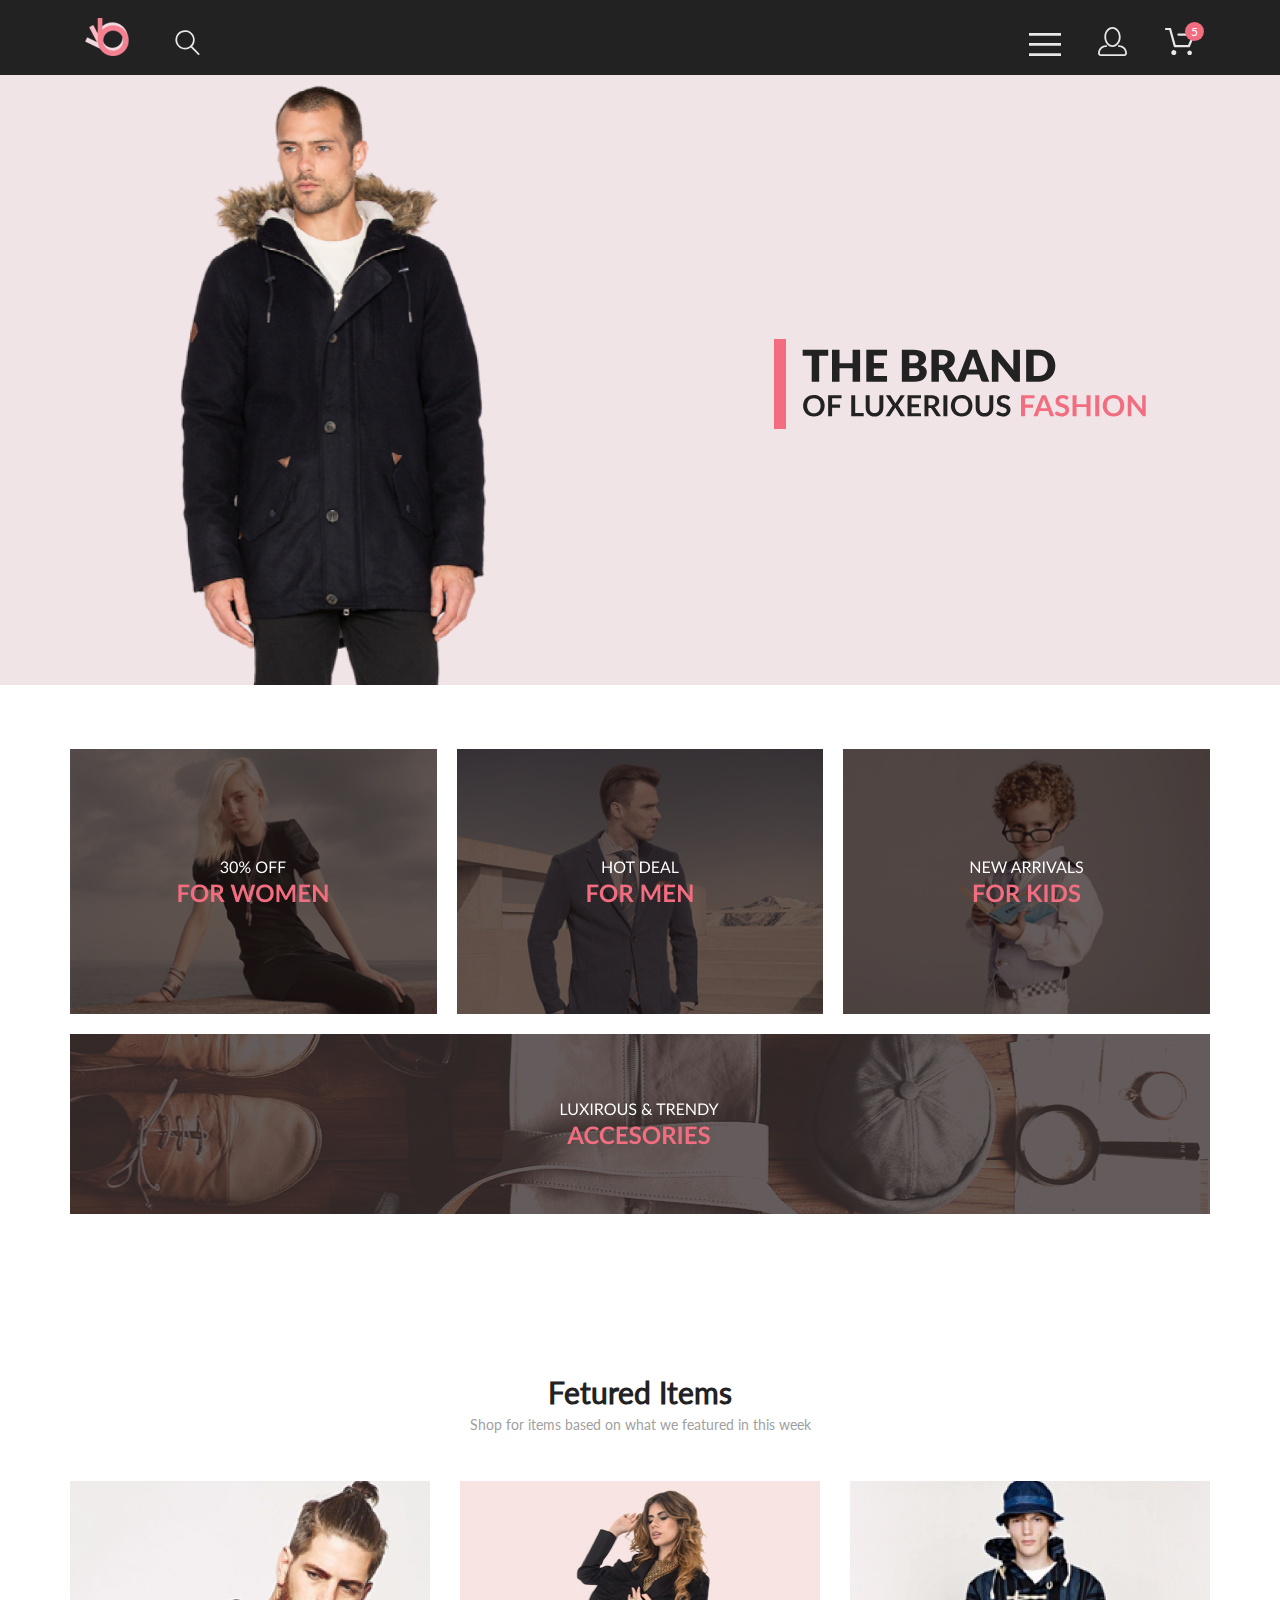
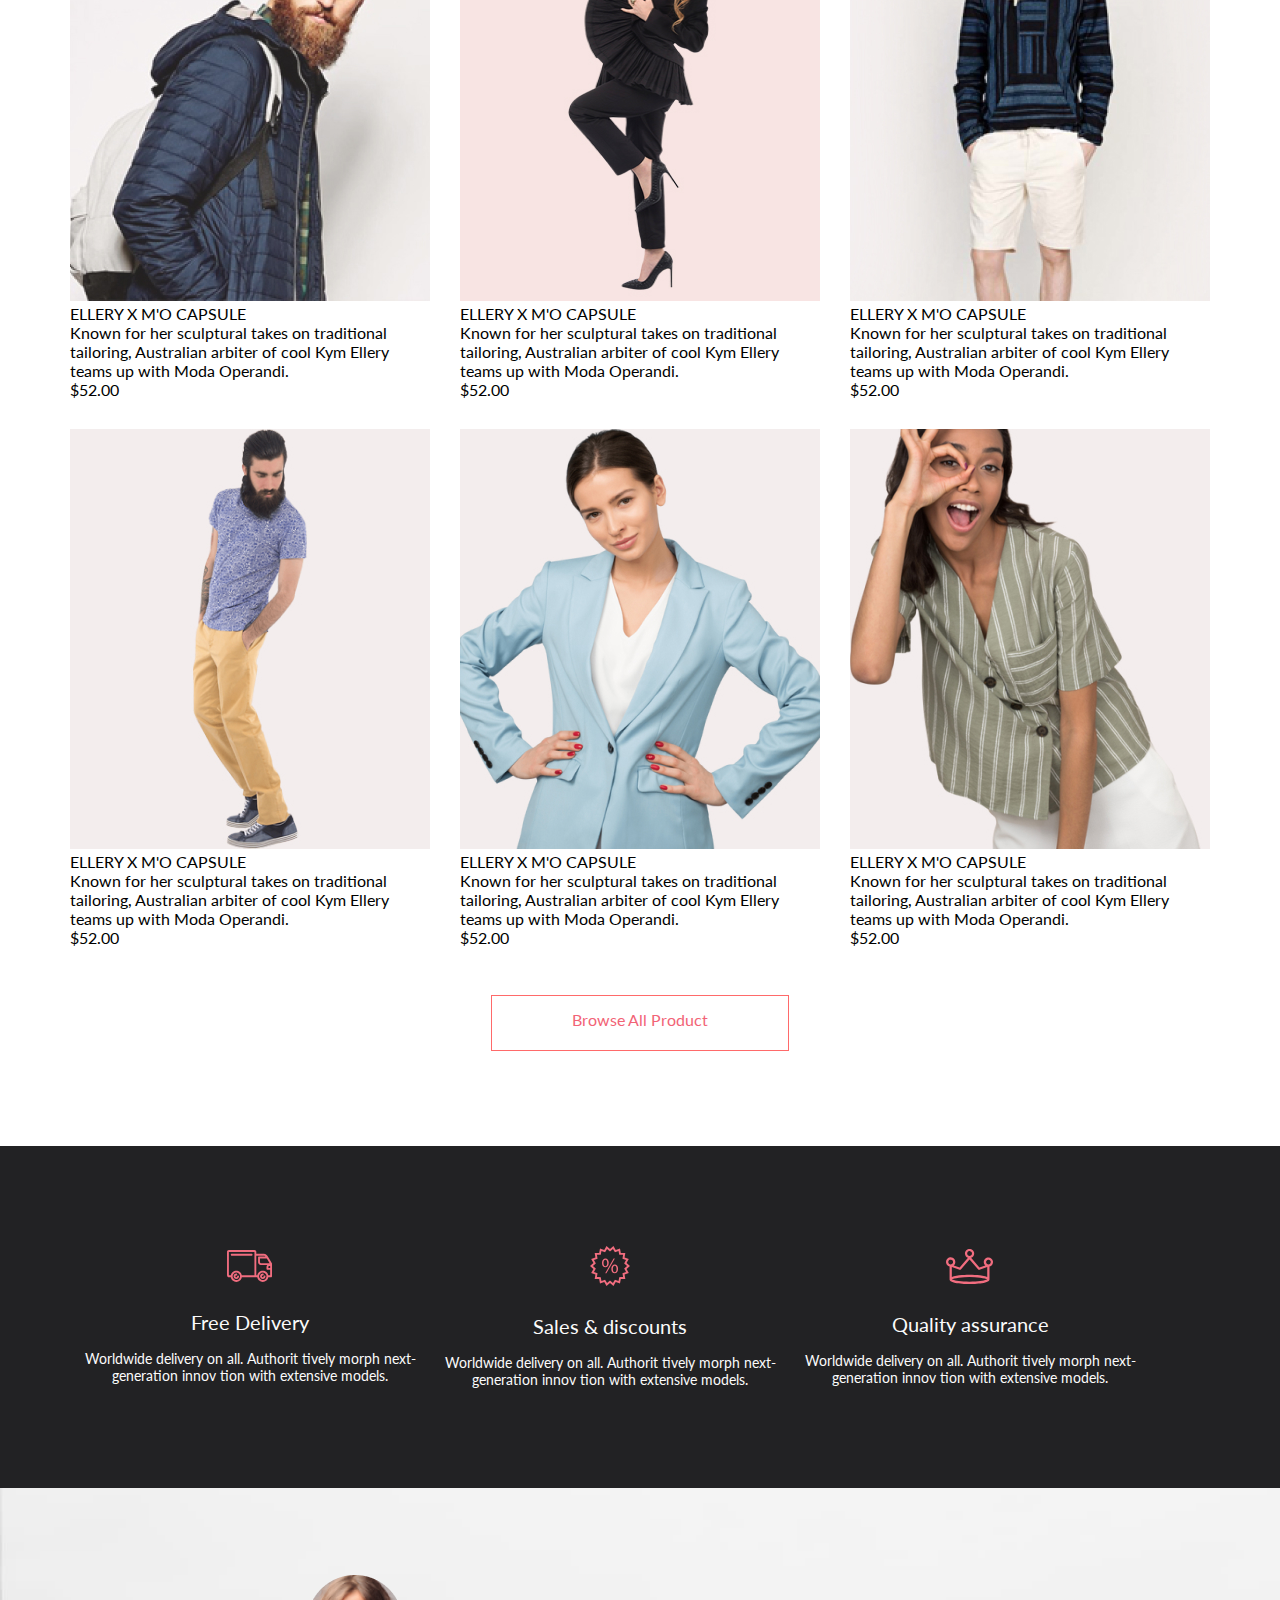
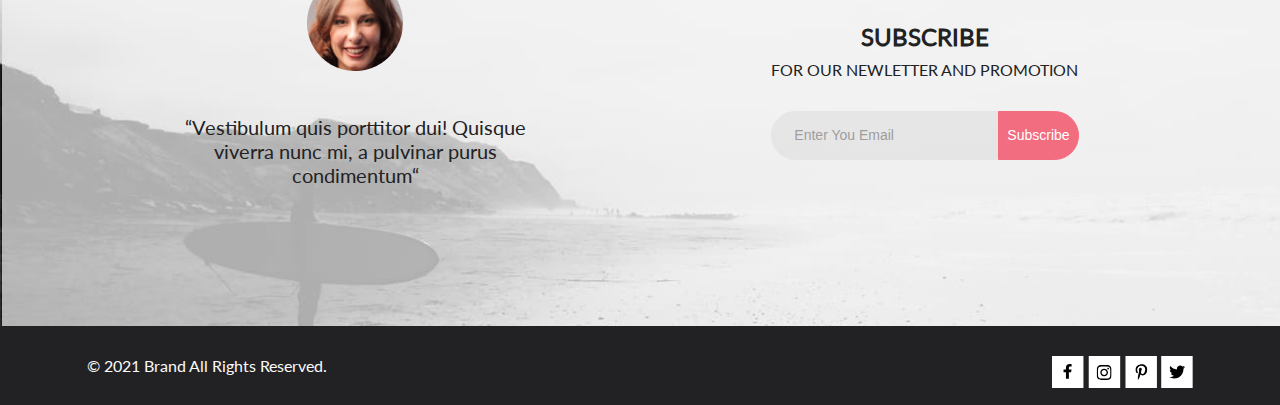
<file: Fashion_cite/index.html>
<!DOCTYPE html>
<html lang="en">

<head>
    <meta charset="UTF-8">
    <meta http-equiv="X-UA-Compatible" content="IE=edge">
    <meta name="viewport" content="width=device-width, initial-scale=1.0">
    <title>Document</title>
    <link rel="stylesheet" href="styles.css">
</head>

<body>
    <nav>
        <div class="full_navigation container">
            <div class="logo_loup">
                <a href="#"><img class="logo_img" src="navigation_panel/logo.svg" alt="logo"></a>
                <a href="#"><img class="loup_img" src="navigation_panel/loupe.svg" alt="loupe"></a>
            </div>
            <div class="menu_acc_basket">
                <a href="#"><img class="menu_img" src="navigation_panel/menu_symb.svg" alt="menu"></a>
                <a href="#"><img class="account_img" src="navigation_panel/pers_acc_symb.svg" alt="account"></a>
                <span class="basket_num">
                    <a href="#"><img class="basket_img" src="navigation_panel/basket_symb.svg" alt="basket"></a>
                    <span class="num_purhase">5</span>
                </span>
            </div>
        </div>
    </nav>

    <div class="top_advertisment">
        <img class="man_img" src="top_content/man.png" alt="man">
        <div class="text">
            <img class="line_img" src="top_content/line.svg" alt="line">
            <img class="text_img" src="top_content/text.svg" alt="text">
        </div>
    </div>

    <div class="offer container">


        <div class="gender_card">
            <img src="sections/text_women.png" alt="card" class="text_card">
            <img src="sections/women.png" alt="card" class="gender_img">
        </div>

        <div class="gender_card">
            <img src="sections/text_men.png" alt="card" class="text_card">
            <img src="sections/men.png" alt="card" class="gender_img">
        </div>

        <div class="gender_card">
            <img src="sections/text_kids.png" alt="card" class="text_card">
            <img src="sections/kids.png" alt="card" class="gender_img">
        </div>



        <div class="acces_full_card">
            <img src="sections/text_accesories.png" alt="card" class="text_acces">
            <img src="sections/accesories.png" alt="card" class="acces_img">
        </div>

    </div>
    <article>
        <h2 class="heading_pre_products">Fetured Items</h2>
        <p class="paragraf_pre_products">Shop for items based on what we featured in this week</p>
    </article>

    <main class="some_products container">
        <div class="product_card">
            <img src="products/jacket.jpg" alt="image" class="product_image">
            <div class="priduct_card_discript">
                <div class="product_name">ELLERY X M'O CAPSULE</div>
                <div class="pdroduct_discript">Known for her sculptural takes on traditional tailoring, Australian
                    arbiter of cool Kym Ellery teams up with Moda Operandi.</div>
                <div class="product_price">$52.00</div>
            </div>
        </div>

        <div class="product_card">
            <img src="products/costume.jpg" alt="image" class="product_image">
            <div class="priduct_card_discript">
                <div class="product_name">ELLERY X M'O CAPSULE</div>
                <div class="pdroduct_discript">Known for her sculptural takes on traditional tailoring, Australian
                    arbiter of cool Kym Ellery teams up with Moda Operandi.</div>
                <div class="product_price">$52.00</div>
            </div>
        </div>

        <div class="product_card">
            <img src="products/hoody.jpg" alt="image" class="product_image">
            <div class="priduct_card_discript">
                <div class="product_name">ELLERY X M'O CAPSULE</div>
                <div class="pdroduct_discript">Known for her sculptural takes on traditional tailoring, Australian
                    arbiter of cool Kym Ellery teams up with Moda Operandi.</div>
                <div class="product_price">$52.00</div>
            </div>
        </div>

        <div class="product_card">
            <img src="products/t-shirt.jpg" alt="image" class="product_image">
            <div class="priduct_card_discript">
                <div class="product_name">ELLERY X M'O CAPSULE</div>
                <div class="pdroduct_discript">Known for her sculptural takes on traditional tailoring, Australian
                    arbiter of cool Kym Ellery teams up with Moda Operandi.</div>
                <div class="product_price">$52.00</div>
            </div>
        </div>

        <div class="product_card">
            <img src="products/jacket_women.jpg" alt="image" class="product_image">
            <div class="priduct_card_discript">
                <div class="product_name">ELLERY X M'O CAPSULE</div>
                <div class="pdroduct_discript">Known for her sculptural takes on traditional tailoring, Australian
                    arbiter of cool Kym Ellery teams up with Moda Operandi.</div>
                <div class="product_price">$52.00</div>
            </div>
        </div>

        <div class="product_card">
            <img src="products/blose.jpg" alt="image" class="product_image">
            <div class="priduct_card_discript">
                <div class="product_name">ELLERY X M'O CAPSULE</div>
                <div class="pdroduct_discript">Known for her sculptural takes on traditional tailoring, Australian
                    arbiter of cool Kym Ellery teams up with Moda Operandi.</div>
                <div class="product_price">$52.00</div>
            </div>
        </div>
    </main>

    <a href="#" class="button_products">Browse All Product</a>

    <footer>
        <div class="features">
            <div class="features_block container">
                <div class="block_item first_feature">
                    <img src="features/delivery.svg" alt="image" class="feature_symb">
                    <h4 class="feature_name">Free Delivery</h4>
                    <p class="feature_paragraf">Worldwide delivery on all. Authorit tively morph next-generation innov
                        tion with extensive models.</p>
                </div>

                <div class="block_item second_feature">
                    <img src="features/sale.svg" alt="image" class="feature_symb">
                    <h4 class="feature_name">Sales & discounts</h4>
                    <p class="feature_paragraf">Worldwide delivery on all. Authorit tively morph next-generation innov
                        tion with extensive models.</p>
                </div>

                <div class="block_item third_feature">
                    <img src="features/quality.svg" alt="image" class="feature_symb">
                    <h4 class="feature_name">Quality assurance</h4>
                    <p class="feature_paragraf">Worldwide delivery on all. Authorit tively morph next-generation innov
                        tion with extensive models.</p>
                </div>
            </div>
        </div>
        <div class="frame_full">
            <div class="frame_connect container">
                <div class="face_comment_box">
                    <img src="footer_mid/face.png" alt="photo" class="face_image">
                    <p class="comment">“Vestibulum quis porttitor dui! Quisque viverra nunc mi, a pulvinar purus
                        condimentum“</p>
                </div>
                <div class="search_block">
                    <div class="sub_paragrafs">
                        <p class="subscribe_paragraf">SUBSCRIBE</p>
                        <p class="subscribe_parag_small">FOR OUR NEWLETTER AND PROMOTION</p>
                    </div>
                    <div class="form_block">
                        <input name="email" id="email" type="email" class="mail_field" placeholder="Enter You Email">
                        <button class="subscribe" type="submit">Subscribe</button>
                    </div>
                </div>
            </div>
        </div>
        <div class="rights_socials">
            <div class="rights_socials_box container">
                <div class="box_rights">
                    <p class="paragraf_rights">© 2021 Brand All Rights Reserved.</p>
                </div>
                <div class="sosials_box">
                    <a href="#"><img src="footer_bottom/f.svg" alt="image" class="sosial"></a>
                    <a href=""><img src="footer_bottom/inst.svg" alt="image" class="sosial"></a>
                    <a href=""><img src="footer_bottom/pint.svg" alt="image" class="sosial"></a>
                    <a href=""><img src="footer_bottom/twi.svg" alt="image" class="sosial"></a>
                </div>
            </div>
        </div>
    </footer>
</body>

</html>
</file>
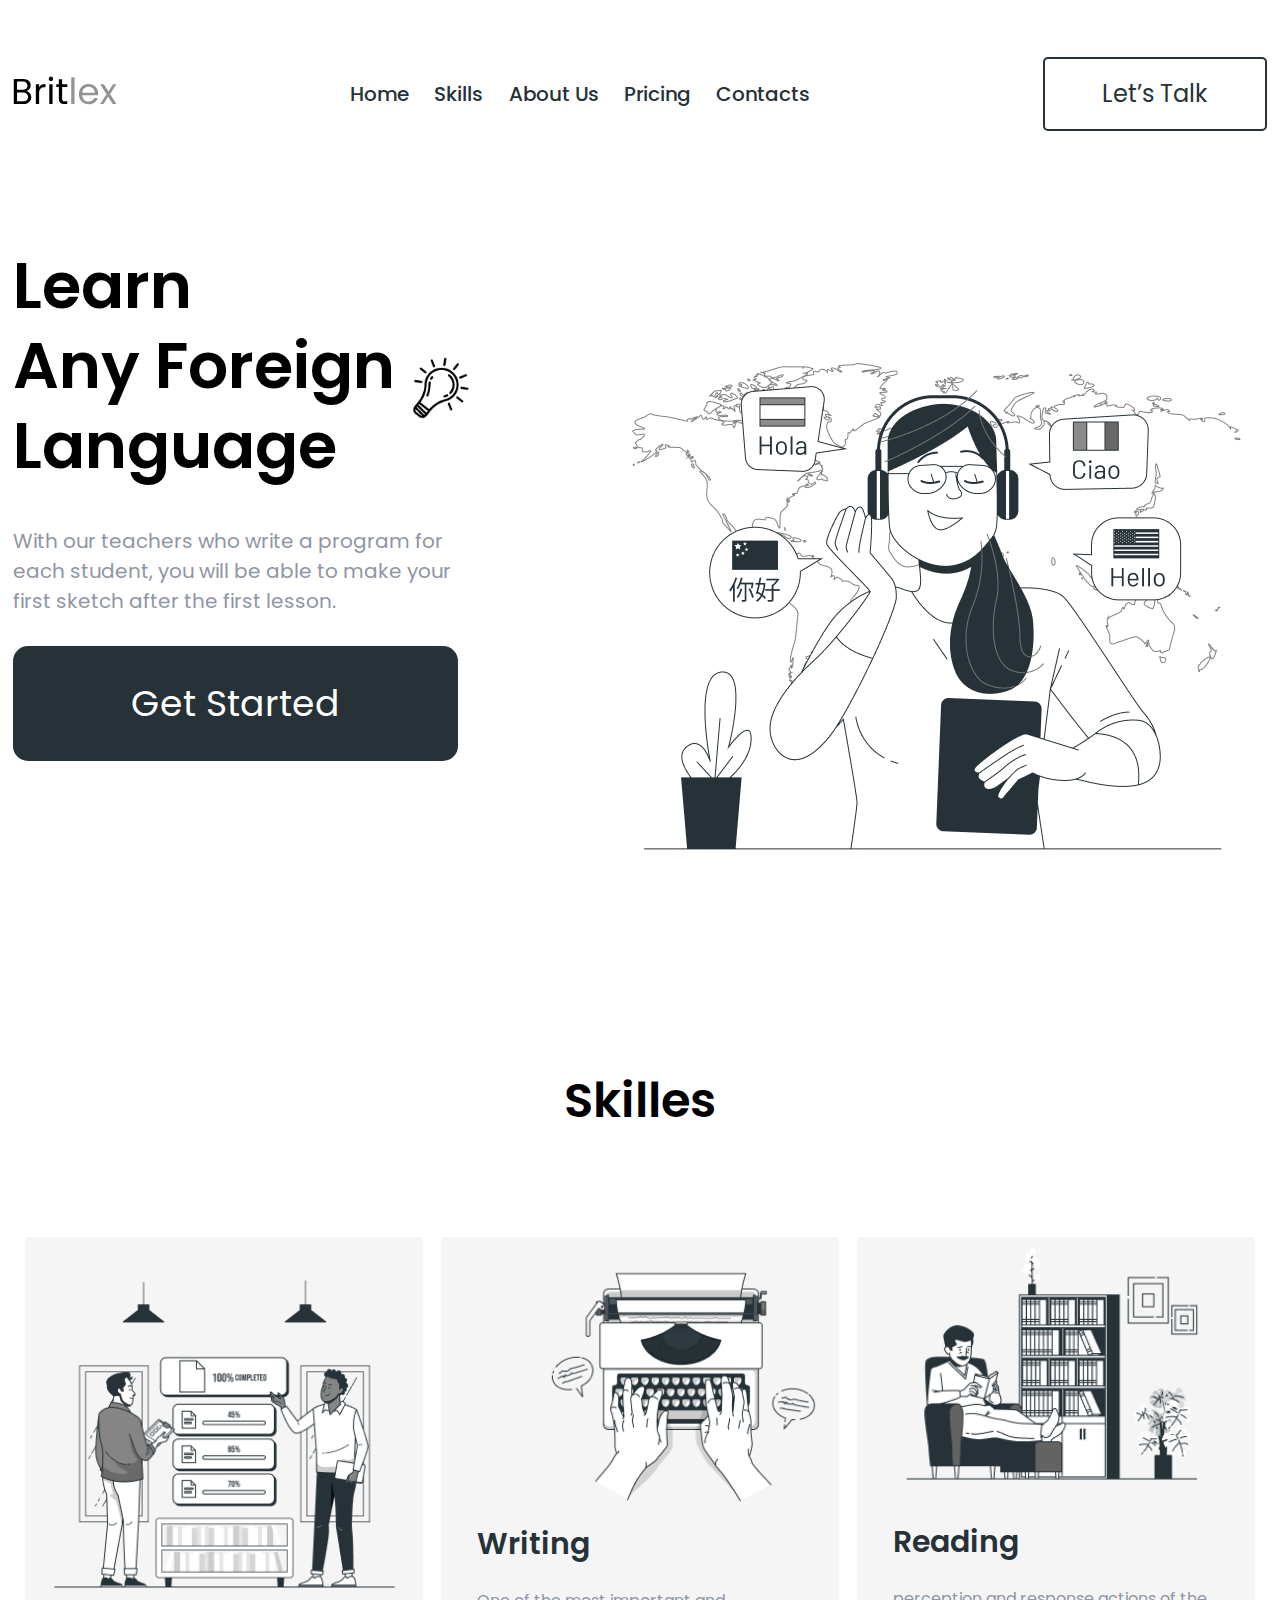
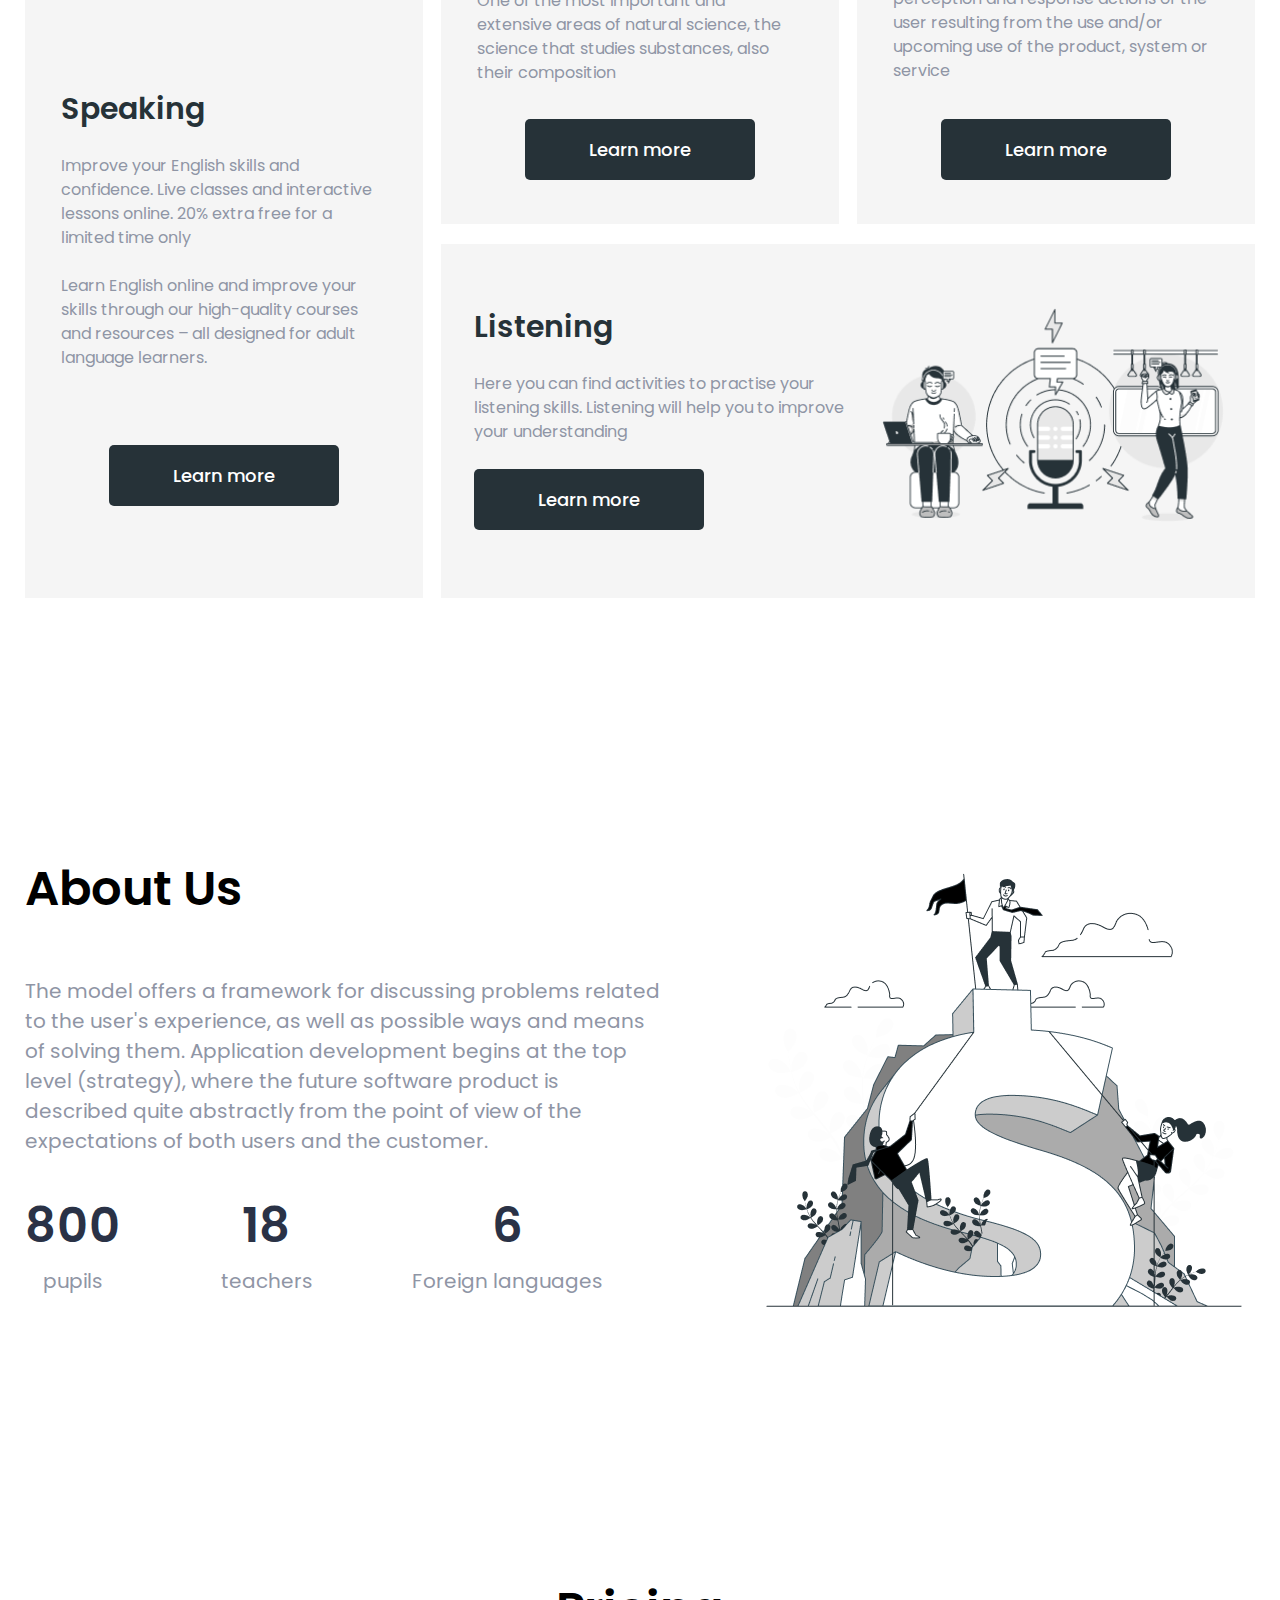
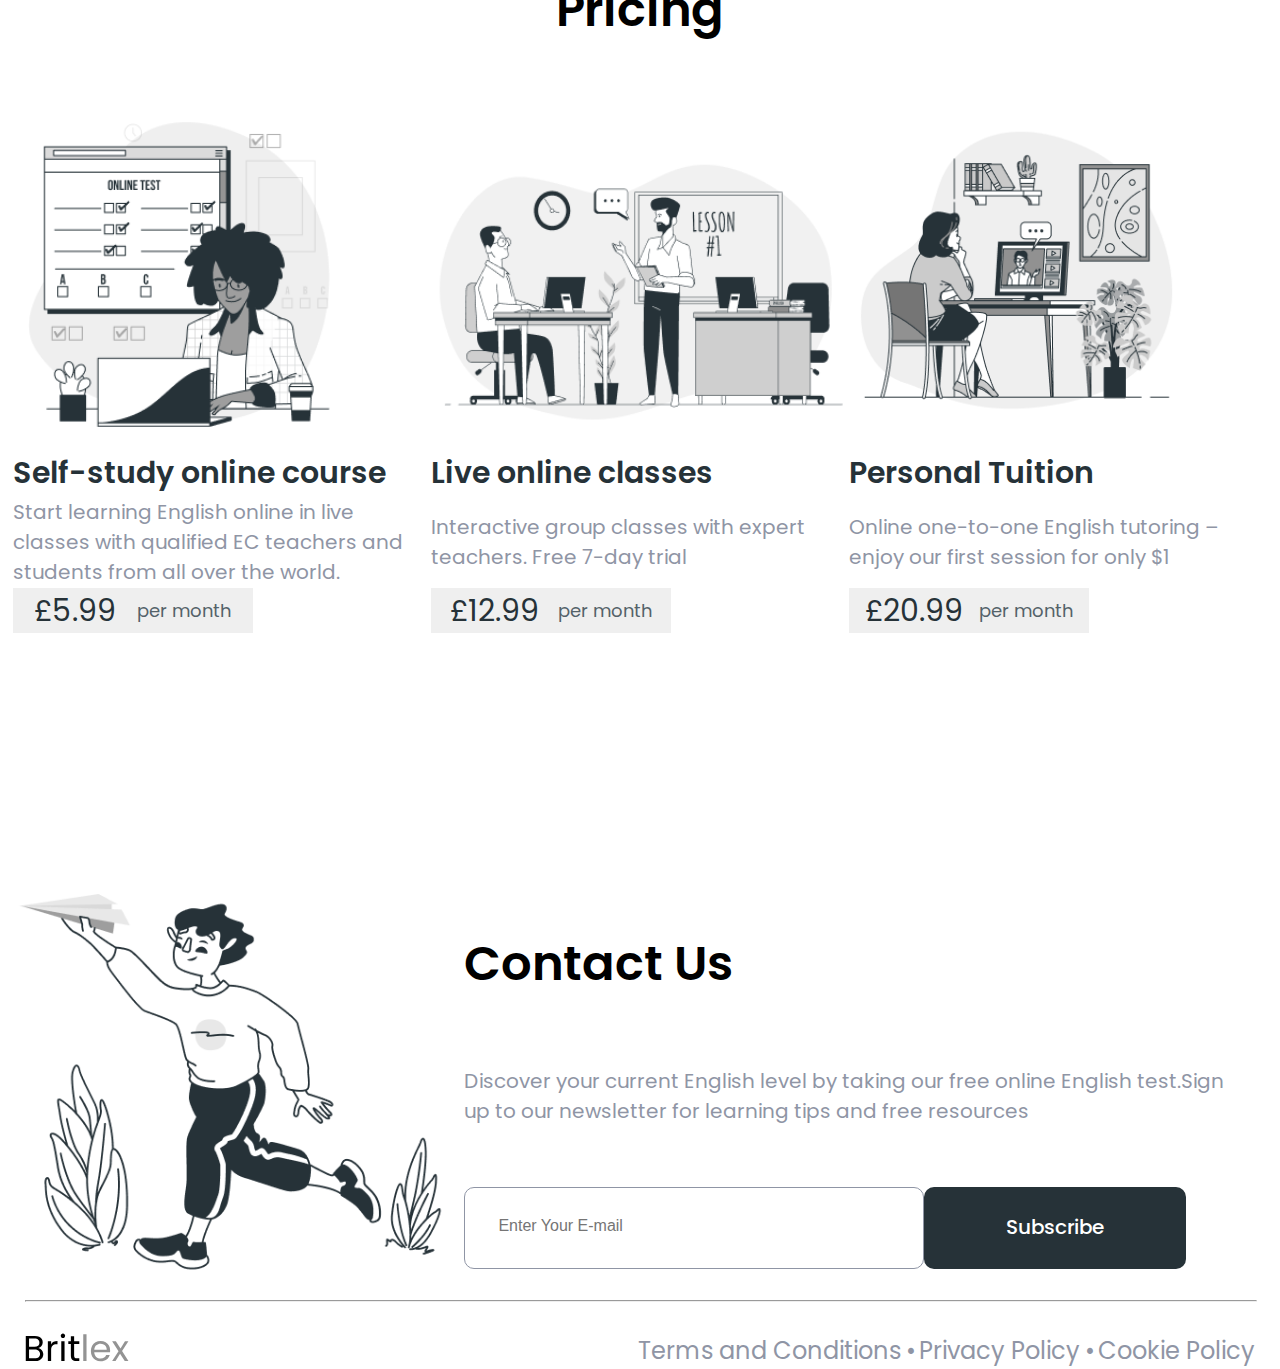
<file: language_school/index.html>
<!DOCTYPE html>
<html lang="en">

<head>
    <meta charset="UTF-8">
    <meta http-equiv="X-UA-Compatible" content="IE=edge">
    <meta name="viewport" content="width=device-width, initial-scale=1.0">
    <title>Document</title>
    <link rel="stylesheet" href="style.css">
    <link rel="preconnect" href="https://fonts.googleapis.com">
    <link rel="preconnect" href="https://fonts.gstatic.com" crossorigin>
    <link href="https://fonts.googleapis.com/css2?family=Poppins:wght@100;300;500;600&display=swap" rel="stylesheet">
</head>

<body>
    <nav class="b-nav__pnl">
        <div class="b-nav__pnl__int-box container">
            <a href="#"><img src="navigation/logo.svg" alt="image" class="b-nav__pnl__logo"></a>
            <ul class="b-nav__pnl__list">
                <li class="b-nav__pnl__item"><a href="#" class="b-nav__pnl__link">Home</a></li>
                <li class="b-nav__pnl__item"><a href="#" class="b-nav__pnl__link">Skills</a></li>
                <li class="b-nav__pnl__item"><a href="#" class="b-nav__pnl__link">About Us</a></li>
                <li class="b-nav__pnl__item"><a href="#" class="b-nav__pnl__link">Pricing</a></li>
                <li class="b-nav__pnl__item"><a href="#" class="b-nav__pnl__link">Contacts</a></li>
            </ul>

            <a href="#" class="b-nav__pnl__btn b-nav__pnl__btn_size b-nav__pnl__btn_color">Let’s
                Talk</a>
            <div class="b-nav__pnl__full-menu">
                <img src="navigation/menu.svg" alt="image" class="b-nav__pnl__menu">
                <ul class="b-nav__pnl__hidden-m">
                    <li class="b-nav__pnl__mItem">Speaking</li>
                    <li class="b-nav__pnl__mItem">Writing</li>
                    <li class="b-nav__pnl__mItem">Reading</li>
                    <li class="b-nav__pnl__mItem">Listening</li>
                </ul>
            </div>
        </div>
    </nav>

    <main class="container">
        <div class="b-main__top">
            <div class="b-main__top__left">
                <div class="b-main__top__head-img">
                    <div class="b-main__top__head">Learn <br class="b-main__top__break"> Any <br
                            class="b-main__top__break320"> Foreign <br class="b-main__top__break"> Language</div>
                    <img src="main/lamp.png" alt="image" class="b-main__top__img">
                </div>
                <div class="b-main__top__discrpt b-main__top__discrpt_loc">With our teachers who write a program for <br
                        class="b-main__top__break">
                    each
                    student, you will be
                    able to make your <br class="b-main__top__break"> first sketch after the first lesson.</div>
                <a href="#" class="b-main__top__btn b-main__top__btn_size b-main__top__btn_color">Get
                    Started</a>
            </div>
            <div class="b-main__top__right">
                <img src="main/top_image.png" alt="image" class="b-main__top__img-pers">
            </div>
        </div>

        <div class="b-main__skl container">
            <h2 class="b-main__skl__header">Skilles</h2>

            <div class="b-main__skl__grid">
                <div class="b-main__skl__spk-box">
                    <img src="main/speaking.png" alt="image" class="b-main__skl__print biggr-size">

                    <div class="b-main__skl__txt">
                        <h3 class="b-main__skl__name">Speaking</h3>

                        <div class="b-main__skl__discr text-mrg">Improve your English skills and confidence.
                            Live classes and interactive lessons online.
                            20% extra free for a limited time only <br><br>

                            Learn English online and improve your
                            skills through our high-quality courses
                            and resources – all designed for adult language learners.</div>
                    </div>
                    <div><a href="#" class="b-main__skl__btn b-main__skl__btn__spk-marg b-main__skl__btn_size">Learn
                            more</a></div>
                </div>

                <div class="b-main__skl__wrt-box">
                    <img src="main/writing.png" alt="image" class="b-main__skl__print sml-size wrt-loc">
                    <div class="b-main__skl__txt loc-wrt">
                        <h3 class="b-main__skl__name">Writing</h3>

                        <div class="b-main__skl__discr text-mrg">One of the most important and extensive
                            areas of natural science, the science that
                            studies substances, also their composition </div>
                    </div>
                    <div><a href="#" class="b-main__skl__btn b-main__skl__btn__w-r-marg b-main__skl__btn_size">Learn
                            more</a></div>
                </div>

                <div class="b-main__skl__lst-box">
                    <div class="b-main__skl__txt lst-width lst-pd">
                        <h3 class="b-main__skl__name">Listening</h3>

                        <div class="b-main__skl__discr text-mrg lst-txt-loc">Here you can find activities to practise
                            your listening skills. Listening will help you
                            to improve your understanding </div>
                        <div><a href="#" class="b-main__skl__btn b-main__skl__btn__lst-magr b-main__skl__btn_size">Learn
                                more</a></div>
                    </div>

                    <img src="main/listening.png" alt="image" class="b-main__skl__print lst-loc biggr-size lst_img">
                </div>

                <div class="b-main__skl__rdn-box">
                    <img src="main/reading.png" alt="image" class="b-main__skl__print biggr-size">
                    <div class="b-main__skl__txt">
                        <h3 class="b-main__skl__name">Reading</h3>

                        <div class="b-main__skl__discr text-mrg">perception and response actions of the user
                            resulting from the use and/or upcoming use
                            of the product, system or service</div>
                    </div>
                    <div><a href="#" class="b-main__skl__btn b-main__skl__btn__w-r-marg b-main__skl__btn_size">Learn
                            more</a></div>
                </div>
            </div>
        </div>

        <div class="b-main__abt-full container">
            <h2 class="b-main__abt-full__head b-main__abt-full__head-min-mrg">About Us</h2>
            <div class="b-main__abt-full__abt">
                <div class="b-main__abt-full__left-prt">
                    <div class="b-main__abt-full__discr b-main__abt-full__discr_pdg">The model offers a framework for
                        discussing problems
                        related to
                        the user's
                        experience, as well as possible ways and means of solving them. Application development begins
                        at
                        the
                        top level (strategy), where the future software product is described quite abstractly from the
                        point
                        of
                        view of the expectations of both users and the customer.</div>

                    <div class="b-main__abt-full__numb-bx">
                        <div class="b-main__abt-full__data-item"><span
                                class="b-main__abt-full__int-item">800</span><br>pupils</div>
                        <div class="b-main__abt-full__data-item"><span
                                class="b-main__abt-full__int-item">18</span><br>teachers</div>
                        <div class="b-main__abt-full__data-item"><span
                                class="b-main__abt-full__int-item">6</span><br>Foreign languages
                        </div>
                    </div>
                </div>

                <img src="main/about_image.png" alt="image" class="b-main__abt-full__abt-img">
            </div>
        </div>

        <div class="b-main__prc-full">
            <h2 class="b-main__prc-full__head-price">Pricing</h2>

            <div class="b-main__prc-full__box-choise b-main__prc-full__box-choise_pdng">

                <div class="b-main__prc-full__box-item">
                    <img src="main/online_course.png" alt="image" class="b-main__prc-full__pic">

                    <div class="b-main__prc-full__txt-bx">
                        <h4 class="b-main__prc-full__head-item">Self-study online course</h4>

                        <div class="b-main__prc-full__discr-item">Start learning English online in live classes
                            with qualified EC teachers and students
                            from all over the world.</div>

                        <div class="b-main__prc-full__prc-item b-main__prc-full__prc-item_size"><span
                                class="b-main__prc-full__inc-item">£5.99</span>
                            per month</div>
                    </div>
                </div>

                <div class="b-main__prc-full__box-item">
                    <img src="main/live_course.png" alt="image" class="b-main__prc-full__pic b-main__prc-full__smlst">

                    <div class="b-main__prc-full__txt-bx">
                        <h4 class="b-main__prc-full__head-item">Live online classes</h4>
                        <div class="b-main__prc-full__discr-item">Interactive group classes with expert
                            teachers. Free 7-day trial</div>
                        <div class="b-main__prc-full__prc-item b-main__prc-full__prc-item_size"><span
                                class="b-main__prc-full__inc-item">£12.99</span> per month</div>
                    </div>
                </div>

                <div class="b-main__prc-full__box-item">
                    <img src="main/pers_course.png" alt="image" class="b-main__prc-full__pic">

                    <div class="b-main__prc-full__txt-bx">
                        <h4 class="b-main__prc-full__head-item">Personal Tuition</h4>
                        <div class="b-main__prc-full__discr-item">Online one-to-one English tutoring – enjoy
                            our first session for only $1</div>
                        <div class="b-main__prc-full__prc-item b-main__prc-full__prc-item_size"><span
                                class="b-main__prc-full__inc-item">£20.99</span> per month</div>
                    </div>
                </div>
            </div>

        </div>

    </main>

    <footer class="container">

        <h2 class="b-foot__top__head b-foot__top__head__hidden">Contact Us</h2>

        <div class="b-foot__top b-foot__top_pdng">
            <img src="footer/footer_image.png" alt="image" class="b-foot__top__pic">

            <div class="b-foot__top__text">
                <h2 class="b-foot__top__head">Contact Us</h2>

                <div class="b-foot__top__discr">Discover your current English level by taking our free online English
                    test.Sign up to our newsletter for learning tips and free resources</div>

                <div class="b-foot__top__form">
                    <input type="text" placeholder="Enter Your E-mail"
                        class="b-foot__top__inpt b-foot__top__inpt__pdng">
                    <a class="b-foot__top__btn b-foot__top__btn__pdng">Subscribe</a>
                </div>

            </div>
        </div>

        <div class="b-foot__pnl container">

            <hr class="b-foot__pnl__line">

            <div class="b-foot__pnl__box">
                <a href="#"><img src="navigation/logo.svg" alt="image" class="b-nav__pnl__logo"></a>

                <ul class="b-foot__pnl__list">
                    <li class="b-foot__pnl__item">Terms and Conditions</li>
                    <li class="b-foot__pnl__item">Privacy Policy</li>
                    <li class="b-foot__pnl__item">Cookie Policy</li>
                </ul>
            </div>



        </div>
    </footer>
</body>

</html>
</file>
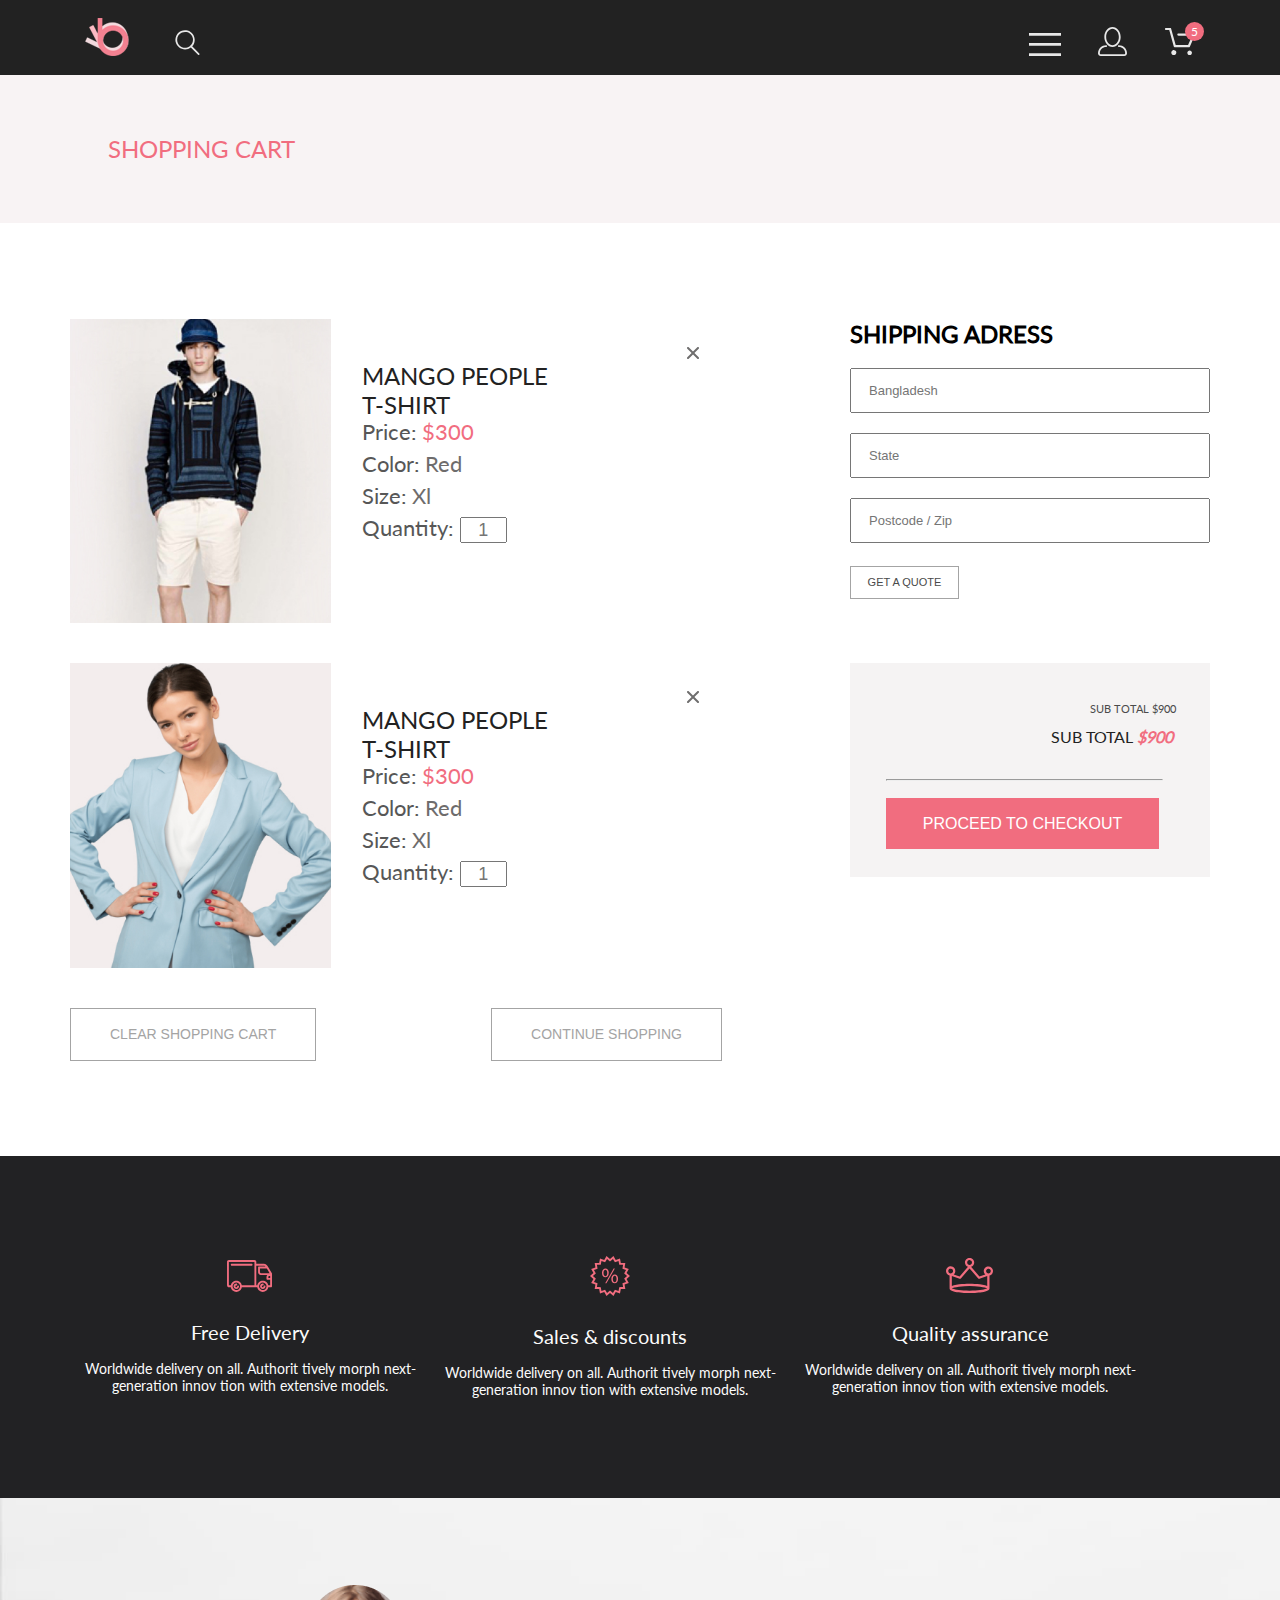
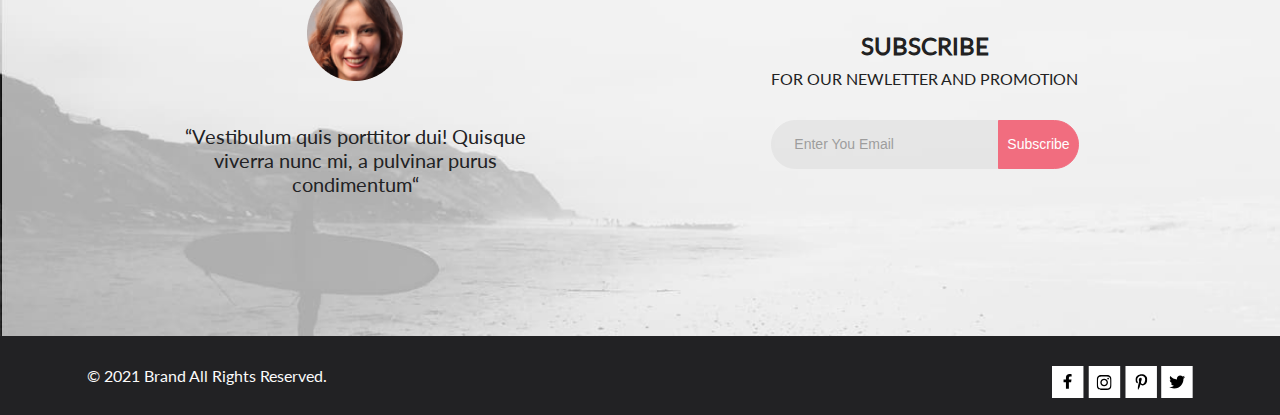
<file: Fashion_cite/cart.html>
<!DOCTYPE html>
<html lang="en">

<head>
    <meta charset="UTF-8">
    <meta http-equiv="X-UA-Compatible" content="IE=edge">
    <meta name="viewport" content="width=device-width, initial-scale=1.0">
    <title>Document</title>
    <link rel="stylesheet" href="styles.css">
</head>

<body>
    <nav>
        <div class="full_navigation container">
            <div class="logo_loup">
                <a href="#"><img class="logo_img" src="navigation_panel/logo.svg" alt="logo"></a>
                <a href="#"><img class="loup_img" src="navigation_panel/loupe.svg" alt="loupe"></a>
            </div>
            <div class="menu_acc_basket">
                <a href="#"><img class="menu_img" src="navigation_panel/menu_symb.svg" alt="menu"></a>
                <a href="#"><img class="account_img" src="navigation_panel/pers_acc_symb.svg" alt="account"></a>
                <span class="basket_num">
                    <a href="#"><img class="basket_img" src="navigation_panel/basket_symb.svg" alt="basket"></a>
                    <span class="num_purhase">5</span>
                </span>
            </div>
        </div>
    </nav>

    <div class="new_arrivals">
        <div class="arriv_box container">
            <p class="paragraf_new_arriv">SHOPPING CART</p>
        </div>
    </div>

    <main class="carts_full_box container">
        <div class="product_item_1">
            <img src="products/hoody.jpg" alt="image" class="product_img">
            <div class="product_inf">
                <div class="product_name">MANGO PEOPLE T-SHIRT</div>
                <div class="product_property">Price:<span>$300</span></div>
                <div class="product_property">Color:<span>Red</span></div>
                <div class="product_property">Size:<span>Xl</span></div>
                <div class="product_property">Quantity: <input placeholder="1" type="text"></div>
            </div>
            <a href="#"><img src="top_content/cross.svg" alt="image" class="cross_img"></a>
        </div>

        <div class="form_adress">
            <h2>SHIPPING ADRESS</h2>
            <input type="text" placeholder="Bangladesh">
            <input type="text" placeholder="State">
            <input type="text" placeholder="Postcode / Zip">
            <button class="form_button">GET A QUOTE</button>
        </div>

        <div class="product_item_2">
            <img src="products/jacket_women.jpg" alt="image" class="product_img">
            <div class="product_inf">
                <div class="product_name">MANGO PEOPLE T-SHIRT</div>
                <div class="product_property">Price:<span>$300</span></div>
                <div class="product_property">Color:<span>Red</span></div>
                <div class="product_property">Size:<span>Xl</span></div>
                <div class="product_property">Quantity: <input placeholder="1" type="text"></div>
            </div>
            <a href="#"><img src="top_content/cross.svg" alt="image" class="cross_img"></a>
        </div>

        <div class="total_price">
            <div class="sub_price">SUB TOTAL $900</div>
            <div class="grand_price">SUB TOTAL <span>$900</span></div>
            <hr>
            <button class="check_out">PROCEED TO CHECKOUT</button>
        </div>

        <div class="buttons_box">
            <button class="btn_items">CLEAR SHOPPING CART</button>
            <button class="btn_items">CONTINUE SHOPPING</button>
        </div>


    </main>

    <footer>
        <div class="features">
            <div class="features_block container">
                <div class="block_item first_feature">
                    <img src="features/delivery.svg" alt="image" class="feature_symb">
                    <h4 class="feature_name">Free Delivery</h4>
                    <p class="feature_paragraf">Worldwide delivery on all. Authorit tively morph next-generation innov
                        tion with extensive models.</p>
                </div>

                <div class="block_item second_feature">
                    <img src="features/sale.svg" alt="image" class="feature_symb">
                    <h4 class="feature_name">Sales & discounts</h4>
                    <p class="feature_paragraf">Worldwide delivery on all. Authorit tively morph next-generation innov
                        tion with extensive models.</p>
                </div>

                <div class="block_item third_feature">
                    <img src="features/quality.svg" alt="image" class="feature_symb">
                    <h4 class="feature_name">Quality assurance</h4>
                    <p class="feature_paragraf">Worldwide delivery on all. Authorit tively morph next-generation innov
                        tion with extensive models.</p>
                </div>
            </div>
        </div>
        <div class="frame_full">
            <div class="frame_connect container">
                <div class="face_comment_box">
                    <img src="footer_mid/face.png" alt="photo" class="face_image">
                    <p class="comment">“Vestibulum quis porttitor dui! Quisque viverra nunc mi, a pulvinar purus
                        condimentum“</p>
                </div>
                <div class="search_block">
                    <div class="sub_paragrafs">
                        <p class="subscribe_paragraf">SUBSCRIBE</p>
                        <p class="subscribe_parag_small">FOR OUR NEWLETTER AND PROMOTION</p>
                    </div>
                    <div class="form_block">
                        <input name="email" id="email" type="email" class="mail_field" placeholder="Enter You Email">
                        <button class="subscribe" type="submit">Subscribe</button>
                    </div>
                </div>
            </div>
        </div>
        <div class="rights_socials">
            <div class="rights_socials_box container">
                <div class="box_rights">
                    <p class="paragraf_rights">© 2021 Brand All Rights Reserved.</p>
                </div>
                <div class="sosials_box">
                    <a href="#"><img src="footer_bottom/f.svg" alt="image" class="sosial"></a>
                    <a href=""><img src="footer_bottom/inst.svg" alt="image" class="sosial"></a>
                    <a href=""><img src="footer_bottom/pint.svg" alt="image" class="sosial"></a>
                    <a href=""><img src="footer_bottom/twi.svg" alt="image" class="sosial"></a>
                </div>
            </div>
        </div>
    </footer>

</body>

</html>
</file>
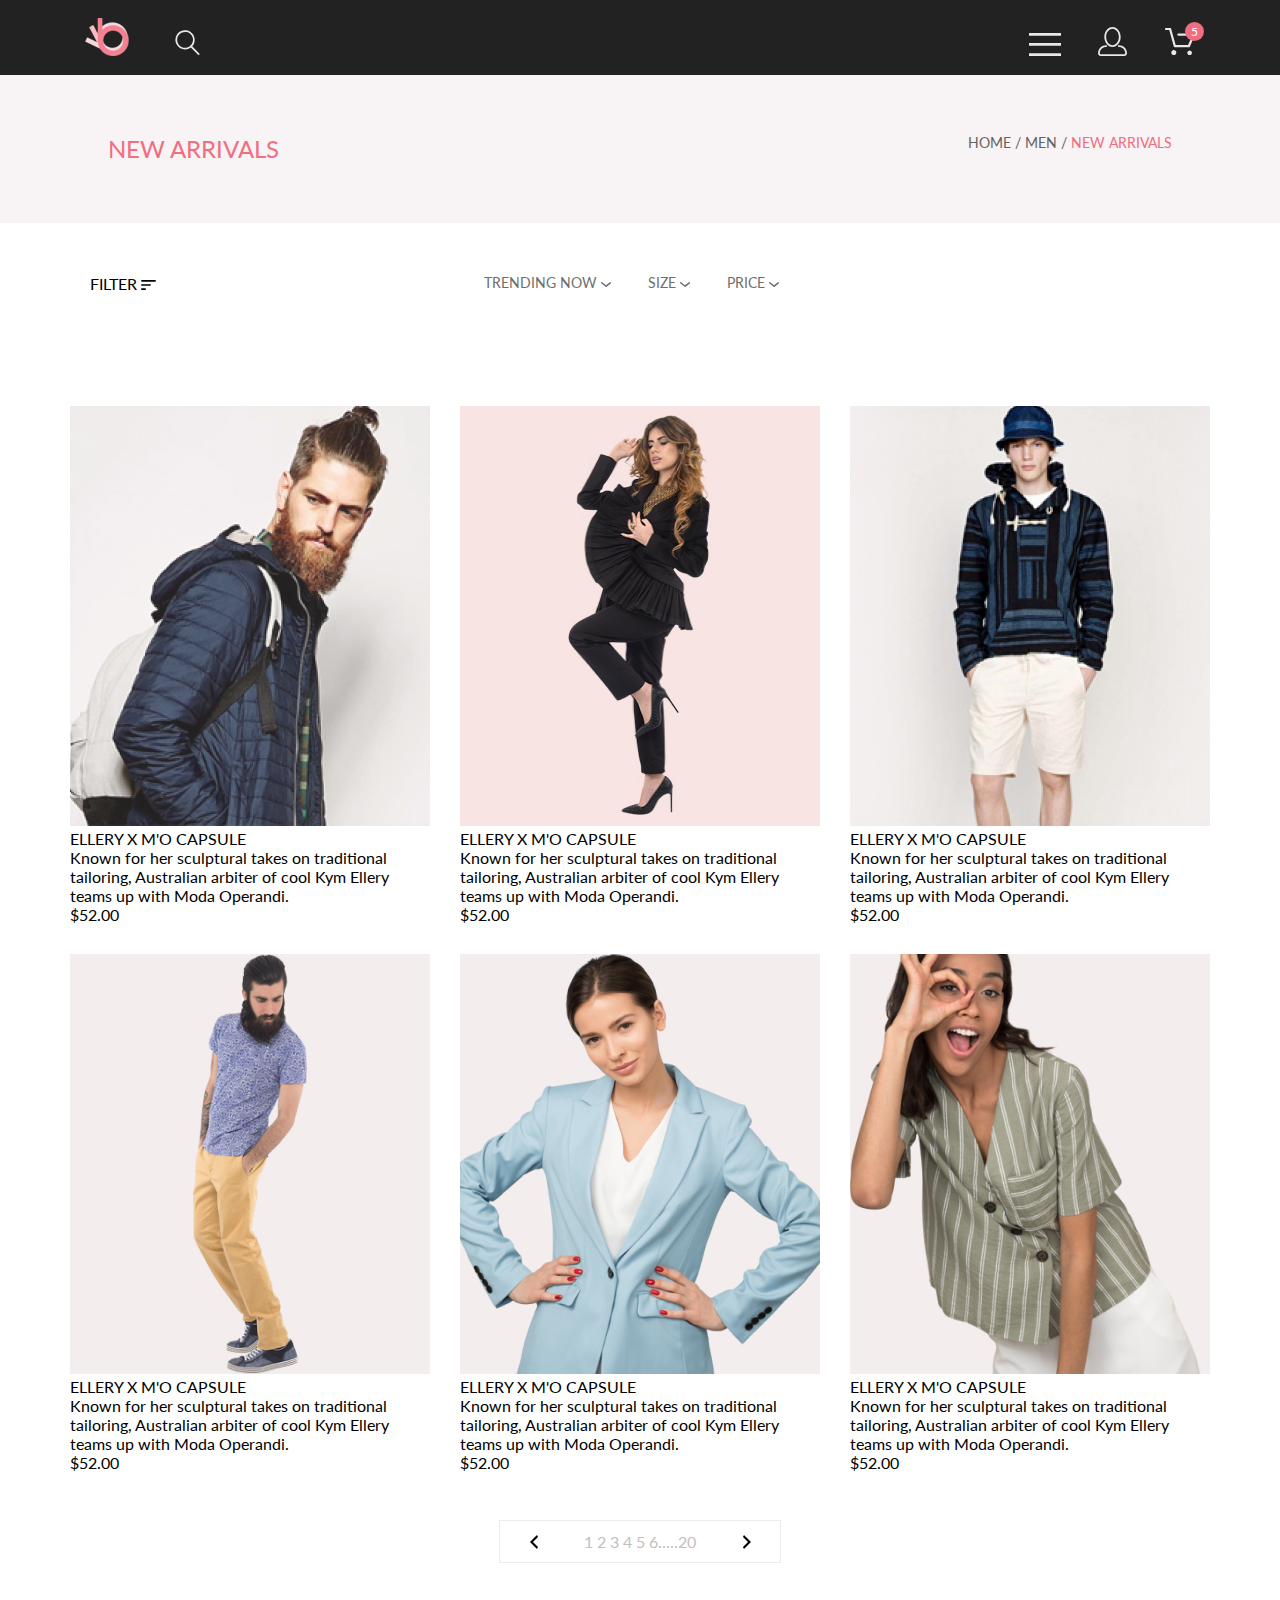
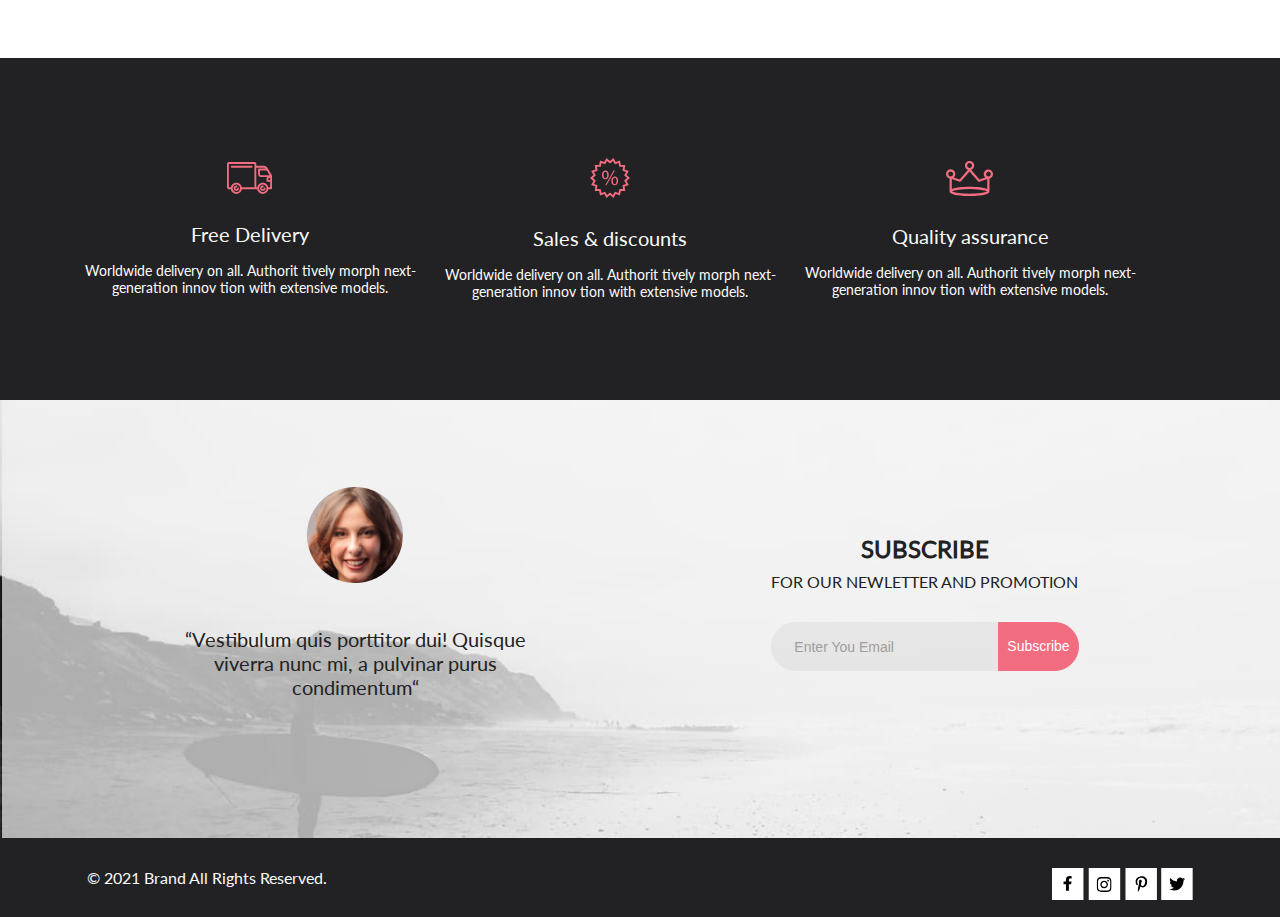
<file: Fashion_cite/catalog.html>
<!DOCTYPE html>
<html lang="en">

<head>
    <meta charset="UTF-8">
    <meta http-equiv="X-UA-Compatible" content="IE=edge">
    <meta name="viewport" content="width=device-width, initial-scale=1.0">
    <title>Document</title>
    <link rel="stylesheet" href="styles.css">
</head>

<body>
    <nav>
        <div class="full_navigation container">
            <div class="logo_loup">
                <a href="#"><img class="logo_img" src="navigation_panel/logo.svg" alt="logo"></a>
                <a href="#"><img class="loup_img" src="navigation_panel/loupe.svg" alt="loupe"></a>
            </div>
            <div class="menu_acc_basket">
                <a href="#"><img class="menu_img" src="navigation_panel/menu_symb.svg" alt="menu"></a>
                <a href="#"><img class="account_img" src="navigation_panel/pers_acc_symb.svg" alt="account"></a>
                <span class="basket_num">
                    <a href="#"><img class="basket_img" src="navigation_panel/basket_symb.svg" alt="basket"></a>
                    <span class="num_purhase">5</span>
                </span>
            </div>
        </div>
    </nav>

    <div class="new_arrivals">
        <div class="arriv_box container">
            <p class="paragraf_new_arriv">NEW ARRIVALS</p>
            <p class="choises">HOME / MEN / <span class="choise"> NEW ARRIVALS</span> </p>
        </div>
    </div>

    <div class="container">
        <div class="all_filters">
            <span class="filter_box">
                <span class="filter_text_general">FILTER</span>
                <img class="filter_symbol" src="catalog_attributs/filter.svg" alt="image">
            </span>

            <div class="ranges">
                <span class="range_box">
                    <span class="filter_text">TRENDING NOW</span>
                    <img src="catalog_attributs/arrow.svg" alt="image">
                </span>
                <span class="range_box">
                    <span class="filter_text">SIZE</span>
                    <img src="catalog_attributs/arrow.svg" alt="image">
                </span>
                <span class="range_box">
                    <span class="filter_text">PRICE</span>
                    <img src="catalog_attributs/arrow.svg" alt="image">
                </span>

            </div>
        </div>
    </div>

    <main class="some_products container">


        <div class="product_card">
            <img src="products/jacket.jpg" alt="image" class="product_image">
            <div class="priduct_card_discript">
                <div class="product_name">ELLERY X M'O CAPSULE</div>
                <div class="pdroduct_discript">Known for her sculptural takes on traditional tailoring, Australian
                    arbiter of cool Kym Ellery teams up with Moda Operandi.</div>
                <div class="product_price">$52.00</div>
            </div>
        </div>

        <div class="product_card">
            <img src="products/costume.jpg" alt="image" class="product_image">
            <div class="priduct_card_discript">
                <div class="product_name">ELLERY X M'O CAPSULE</div>
                <div class="pdroduct_discript">Known for her sculptural takes on traditional tailoring, Australian
                    arbiter of cool Kym Ellery teams up with Moda Operandi.</div>
                <div class="product_price">$52.00</div>
            </div>
        </div>

        <div class="product_card">
            <img src="products/hoody.jpg" alt="image" class="product_image">
            <div class="priduct_card_discript">
                <div class="product_name">ELLERY X M'O CAPSULE</div>
                <div class="pdroduct_discript">Known for her sculptural takes on traditional tailoring, Australian
                    arbiter of cool Kym Ellery teams up with Moda Operandi.</div>
                <div class="product_price">$52.00</div>
            </div>
        </div>

        <div class="product_card">
            <img src="products/t-shirt.jpg" alt="image" class="product_image">
            <div class="priduct_card_discript">
                <div class="product_name">ELLERY X M'O CAPSULE</div>
                <div class="pdroduct_discript">Known for her sculptural takes on traditional tailoring, Australian
                    arbiter of cool Kym Ellery teams up with Moda Operandi.</div>
                <div class="product_price">$52.00</div>
            </div>
        </div>

        <div class="product_card">
            <img src="products/jacket_women.jpg" alt="image" class="product_image">
            <div class="priduct_card_discript">
                <div class="product_name">ELLERY X M'O CAPSULE</div>
                <div class="pdroduct_discript">Known for her sculptural takes on traditional tailoring, Australian
                    arbiter of cool Kym Ellery teams up with Moda Operandi.</div>
                <div class="product_price">$52.00</div>
            </div>
        </div>

        <div class="product_card">
            <img src="products/blose.jpg" alt="image" class="product_image">
            <div class="priduct_card_discript">
                <div class="product_name">ELLERY X M'O CAPSULE</div>
                <div class="pdroduct_discript">Known for her sculptural takes on traditional tailoring, Australian
                    arbiter of cool Kym Ellery teams up with Moda Operandi.</div>
                <div class="product_price">$52.00</div>
            </div>
        </div>
    </main>

    <div class="pages_menu container">
        <div class="pages_box">
            <img src="catalog_attributs/arrow_menu.svg" alt="image">
            <span class="pages_text">
                <span class="page_choise"><a href="#">1</a></span><a href="#"> 2</a><a href="#"> 3</a> <a href="#">
                    4</a><a href="#"> 5</a><a href="#"> 6</a>.....<a href="#">20</a></span>
            <img src="catalog_attributs/arrow_menu_right.svg" alt="image">

        </div>
    </div>

    <footer>
        <div class="features">
            <div class="features_block container">
                <div class="block_item">
                    <img src="features/delivery.svg" alt="image" class="feature_symb">
                    <h4 class="feature_name">Free Delivery</h4>
                    <p class="feature_paragraf">Worldwide delivery on all. Authorit tively morph next-generation innov
                        tion with extensive models.</p>
                </div>

                <div class="block_item">
                    <img src="features/sale.svg" alt="image" class="feature_symb">
                    <h4 class="feature_name">Sales & discounts</h4>
                    <p class="feature_paragraf">Worldwide delivery on all. Authorit tively morph next-generation innov
                        tion with extensive models.</p>
                </div>

                <div class="block_item">
                    <img src="features/quality.svg" alt="image" class="feature_symb">
                    <h4 class="feature_name">Quality assurance</h4>
                    <p class="feature_paragraf">Worldwide delivery on all. Authorit tively morph next-generation innov
                        tion with extensive models.</p>
                </div>
            </div>
        </div>
        <div class="frame_full">
            <div class="frame_connect container">
                <div class="face_comment_box">
                    <img src="footer_mid/face.png" alt="photo" class="face_image">
                    <p class="comment">“Vestibulum quis porttitor dui! Quisque viverra nunc mi, a pulvinar purus
                        condimentum“</p>
                </div>
                <div class="search_block">
                    <div class="sub_paragrafs">
                        <p class="subscribe_paragraf">SUBSCRIBE</p>
                        <p class="subscribe_parag_small">FOR OUR NEWLETTER AND PROMOTION</p>
                    </div>
                    <div class="form_block">
                        <input name="email" id="email" type="email" class="mail_field" placeholder="Enter You Email">
                        <button class="subscribe" type="submit">Subscribe</button>
                    </div>
                </div>
            </div>
        </div>
        <div class="rights_socials">
            <div class="rights_socials_box container">
                <div class="box_rights">
                    <p class="paragraf_rights">© 2021 Brand All Rights Reserved.</p>
                </div>
                <div class="sosials_box">
                    <a href="#"><img src="footer_bottom/f.svg" alt="image" class="sosial"></a>
                    <a href=""><img src="footer_bottom/inst.svg" alt="image" class="sosial"></a>
                    <a href=""><img src="footer_bottom/pint.svg" alt="image" class="sosial"></a>
                    <a href=""><img src="footer_bottom/twi.svg" alt="image" class="sosial"></a>
                </div>
            </div>
        </div>
    </footer>
</body>

</html>
</file>
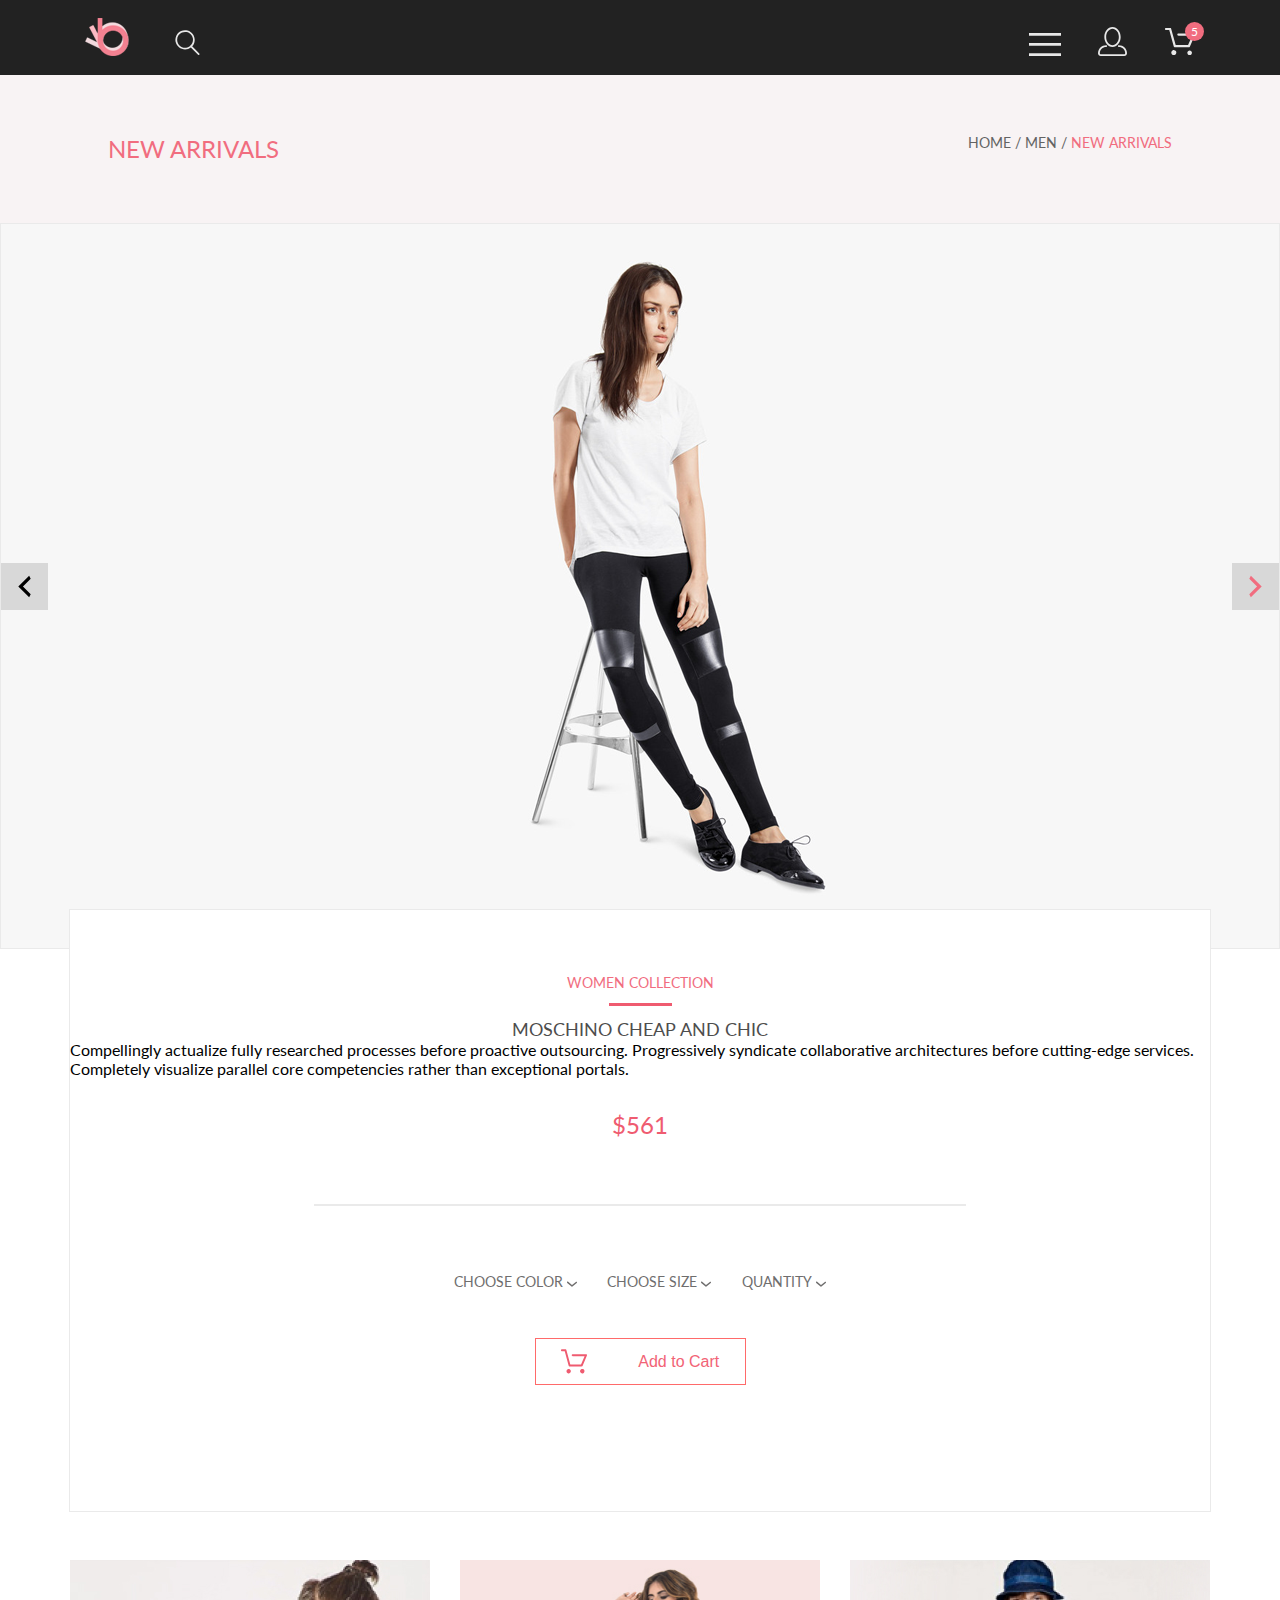
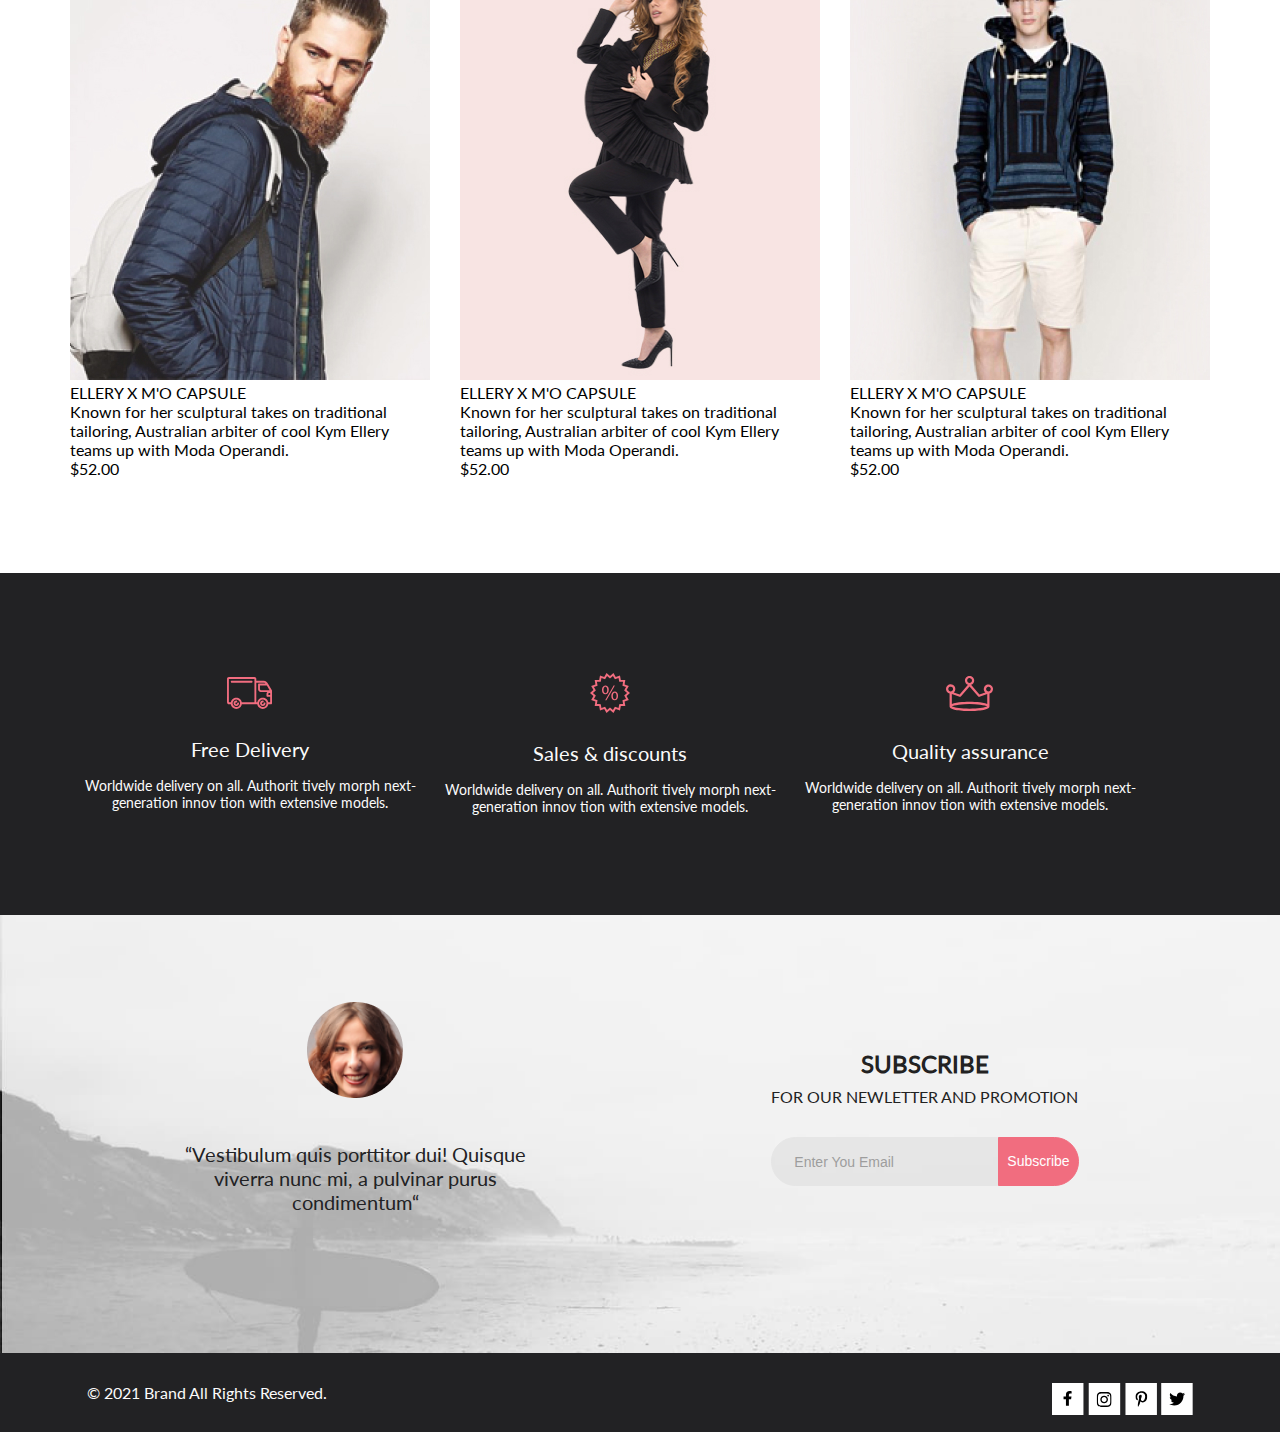
<file: Fashion_cite/product.html>
<!DOCTYPE html>
<html lang="en">

<head>
    <meta charset="UTF-8">
    <meta http-equiv="X-UA-Compatible" content="IE=edge">
    <meta name="viewport" content="width=device-width, initial-scale=1.0">
    <title>Document</title>
    <link rel="stylesheet" href="styles.css">
</head>

<body>
    <nav>
        <div class="full_navigation container">
            <div class="logo_loup">
                <a href="#"><img class="logo_img" src="navigation_panel/logo.svg" alt="logo"></a>
                <a href="#"><img class="loup_img" src="navigation_panel/loupe.svg" alt="loupe"></a>
            </div>
            <div class="menu_acc_basket">
                <img class="menu_img" src="navigation_panel/menu_symb.svg" alt="menu">
                <a href="#"><img class="account_img" src="navigation_panel/pers_acc_symb.svg" alt="account"></a>
                <span class="basket_num">
                    <a href="#"><img class="basket_img" src="navigation_panel/basket_symb.svg" alt="basket"></a>
                    <span class="num_purhase">5</span>
                </span>
            </div>
        </div>
    </nav>

    <div class="new_arrivals">
        <div class="arriv_box container">
            <p class="paragraf_new_arriv">NEW ARRIVALS</p>
            <p class="choises">HOME / MEN / <span class="choise"> NEW ARRIVALS</span> </p>
        </div>
    </div>

    <div class="top_photo_block">
        <div class="each_arrow">
            <img src="product_page/arrow_left.svg" alt="image" class="arrow_img">
            <img src="product_page/box_grey.svg" alt="image" class="arrow_back">
        </div>

        <img src="product_page/top_photo.png" alt="image">

        <div class="each_arrow">
            <img src="product_page/box_grey.svg" alt="image" class="arrow_back">
            <img src="product_page/arrow_right.svg" alt="image" class="arrow_img">
        </div>

    </div>

    <main>
        <div class="women_collection container">
            <h3 class="header_block">WOMEN COLLECTION</h3>
            <div class="line"></div>
            <h2 class="product_header">MOSCHINO CHEAP AND CHIC</h2>
            <article>Compellingly actualize fully researched processes before proactive outsourcing. Progressively
                syndicate collaborative architectures before cutting-edge services. Completely visualize parallel core
                competencies rather than exceptional portals. </article>
            <span class="w_col_price">$561</span>
            <hr>
            <div class="w_box">
                <div class="w_box_items">
                    <span class="filter">CHOOSE COLOR</span>
                    <img src="product_page/arrow_down.svg" alt="immage">
                </div>
                <div class="w_box_items">
                    <span class="filter">CHOOSE SIZE </span>
                    <img src="product_page/arrow_down.svg" alt="img">
                </div>
                <div class="w_box_items">
                    <span class="filter">QUANTITY</span>
                    <img src="product_page/arrow_down.svg" alt="image">
                </div>

            </div>
            <button class="add_product">
                <img src="product_page/basket.svg" alt="image">
                <span>Add to Cart</span>
            </button>
        </div>
        <div class="some_products prod_page container">
            <div class="product_card">
                <img src="products/jacket.jpg" alt="image" class="product_image">
                <div class="priduct_card_discript">
                    <div class="product_name">ELLERY X M'O CAPSULE</div>
                    <div class="pdroduct_discript">Known for her sculptural takes on traditional tailoring, Australian
                        arbiter of cool Kym Ellery teams up with Moda Operandi.</div>
                    <div class="product_price">$52.00</div>
                </div>
            </div>

            <div class="product_card">
                <img src="products/costume.jpg" alt="image" class="product_image">
                <div class="priduct_card_discript">
                    <div class="product_name">ELLERY X M'O CAPSULE</div>
                    <div class="pdroduct_discript">Known for her sculptural takes on traditional tailoring, Australian
                        arbiter of cool Kym Ellery teams up with Moda Operandi.</div>
                    <div class="product_price">$52.00</div>
                </div>
            </div>

            <div class="product_card">
                <img src="products/hoody.jpg" alt="image" class="product_image">
                <div class="priduct_card_discript">
                    <div class="product_name">ELLERY X M'O CAPSULE</div>
                    <div class="pdroduct_discript">Known for her sculptural takes on traditional tailoring, Australian
                        arbiter of cool Kym Ellery teams up with Moda Operandi.</div>
                    <div class="product_price">$52.00</div>
                </div>
            </div>

        </div>
    </main>

    <footer>
        <div class="features">
            <div class="features_block container">
                <div class="block_item first_feature">
                    <img src="features/delivery.svg" alt="image" class="feature_symb">
                    <h4 class="feature_name">Free Delivery</h4>
                    <p class="feature_paragraf">Worldwide delivery on all. Authorit tively morph next-generation innov
                        tion with extensive models.</p>
                </div>

                <div class="block_item second_feature">
                    <img src="features/sale.svg" alt="image" class="feature_symb">
                    <h4 class="feature_name">Sales & discounts</h4>
                    <p class="feature_paragraf">Worldwide delivery on all. Authorit tively morph next-generation innov
                        tion with extensive models.</p>
                </div>

                <div class="block_item third_feature">
                    <img src="features/quality.svg" alt="image" class="feature_symb">
                    <h4 class="feature_name">Quality assurance</h4>
                    <p class="feature_paragraf">Worldwide delivery on all. Authorit tively morph next-generation innov
                        tion with extensive models.</p>
                </div>
            </div>
        </div>
        <div class="frame_full">
            <div class="frame_connect container">
                <div class="face_comment_box">
                    <img src="footer_mid/face.png" alt="photo" class="face_image">
                    <p class="comment">“Vestibulum quis porttitor dui! Quisque viverra nunc mi, a pulvinar purus
                        condimentum“</p>
                </div>
                <div class="search_block">
                    <div class="sub_paragrafs">
                        <p class="subscribe_paragraf">SUBSCRIBE</p>
                        <p class="subscribe_parag_small">FOR OUR NEWLETTER AND PROMOTION</p>
                    </div>
                    <div class="form_block">
                        <input name="email" id="email" type="email" class="mail_field" placeholder="Enter You Email">
                        <button class="subscribe" type="submit">Subscribe</button>
                    </div>
                </div>
            </div>
        </div>
        <div class="rights_socials">
            <div class="rights_socials_box container">
                <div class="box_rights">
                    <p class="paragraf_rights">© 2021 Brand All Rights Reserved.</p>
                </div>
                <div class="sosials_box">
                    <a href="#"><img src="footer_bottom/f.svg" alt="image" class="sosial"></a>
                    <a href=""><img src="footer_bottom/inst.svg" alt="image" class="sosial"></a>
                    <a href=""><img src="footer_bottom/pint.svg" alt="image" class="sosial"></a>
                    <a href=""><img src="footer_bottom/twi.svg" alt="image" class="sosial"></a>
                </div>
            </div>
        </div>
    </footer>
</body>

</html>
</file>
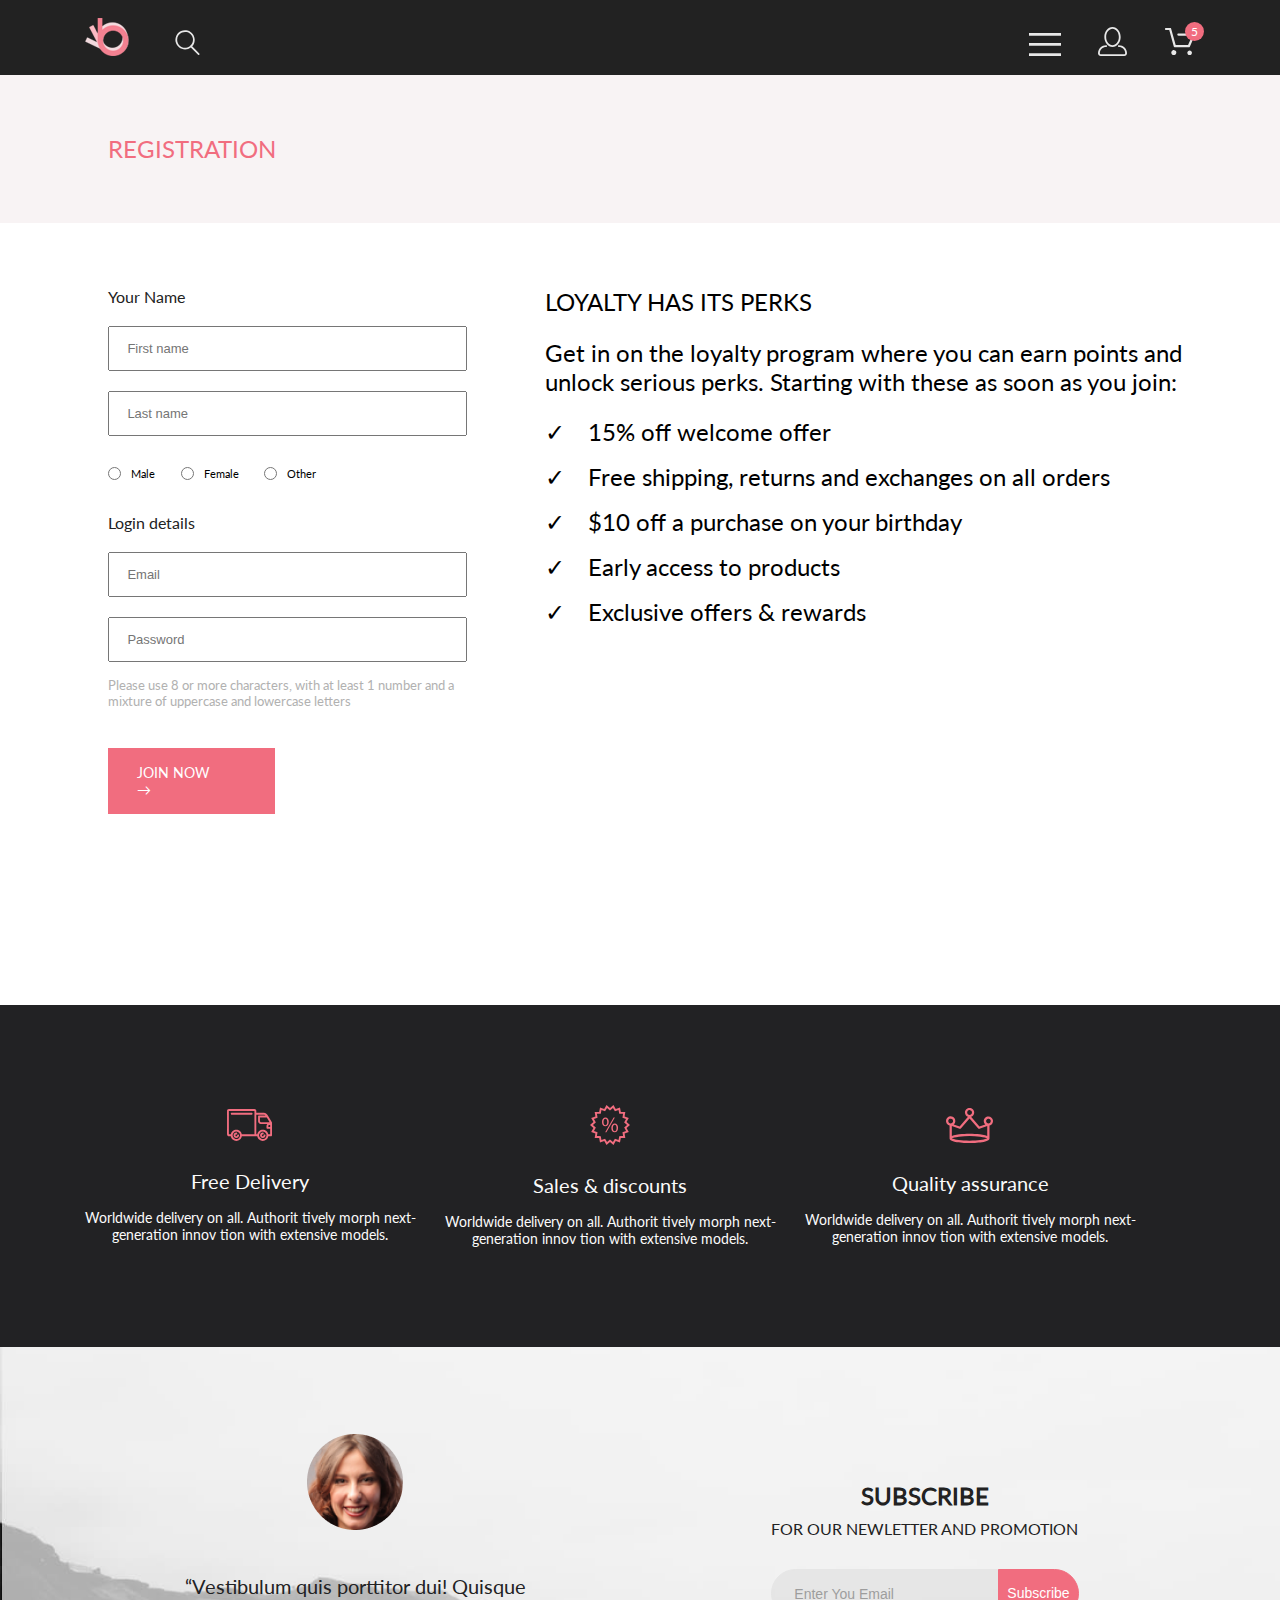
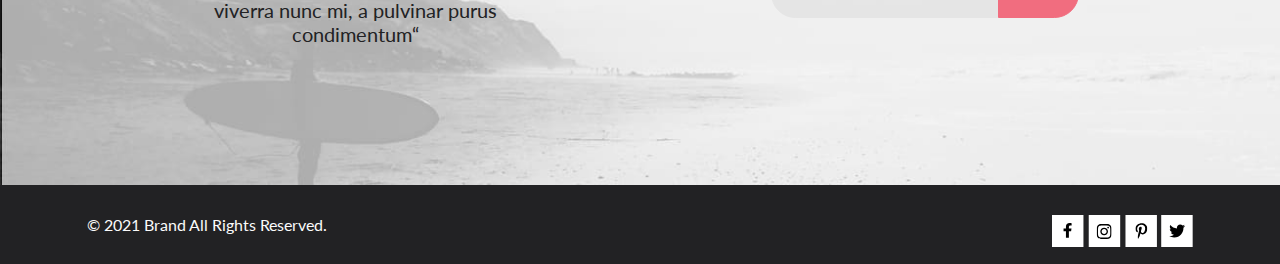
<file: Fashion_cite/registration.html>
<!DOCTYPE html>
<html lang="en">

<head>
    <meta charset="UTF-8">
    <meta http-equiv="X-UA-Compatible" content="IE=edge">
    <meta name="viewport" content="width=device-width, initial-scale=1.0">
    <title>Document</title>
    <link rel="stylesheet" href="styles.css">
</head>

<body>

    <nav>
        <div class="full_navigation container">
            <div class="logo_loup">
                <a href="#"><img class="logo_img" src="navigation_panel/logo.svg" alt="logo"></a>
                <a href="#"><img class="loup_img" src="navigation_panel/loupe.svg" alt="loupe"></a>
            </div>
            <div class="menu_acc_basket">
                <a href="#"><img class="menu_img" src="navigation_panel/menu_symb.svg" alt="menu"></a>
                <a href="#"><img class="account_img" src="navigation_panel/pers_acc_symb.svg" alt="account"></a>
                <span class="basket_num">
                    <a href="#"><img class="basket_img" src="navigation_panel/basket_symb.svg" alt="basket"></a>
                    <span class="num_purhase">5</span>
                </span>
            </div>
        </div>
    </nav>

    <div class="new_arrivals">
        <div class="arriv_box container">
            <p class="paragraf_new_arriv">REGISTRATION</p>
        </div>
    </div>


    <main class="full_registration_box container">
        <div class="pers_inf">
            <div class="h_you_name">Your Name</div>
            <input type="text" placeholder="First name" class="name_form">
            <input type="text" placeholder="Last name" class="name_form">
            <div class="gender">
                <div class="male">
                    <input type="radio" name="gender" id="male">
                    <label for="male">Male</label>
                </div>
                <div class="female">
                    <input type="radio" name="gender" id="female">
                    <label for="male">Female</label>
                </div>
                <div class="other">
                    <input type="radio" name="gender" id="other">
                    <label for="male">Other</label>
                </div>
            </div>
            <div class="h_you_data">Login details</div>
            <input type="text" placeholder="Email" class="name_form">
            <input type="text" placeholder="Password" class="name_form">
            <div class="paragraph">Please use 8 or more characters, with at least 1 number and a mixture of uppercase
                and lowercase letters
            </div>
            <div class="join">JOIN NOW <span></span>→</div>
        </div>
        <div class="company_inf">
            <div class="head">LOYALTY HAS ITS PERKS</div>
            <div class="top_parag">Get in on the loyalty program where you can earn points and unlock serious perks.
                Starting with these as soon as you join:</div>
            <ul>
                <li>15% off welcome offer</li>
                <li>Free shipping, returns and exchanges on all orders</li>
                <li>$10 off a purchase on your birthday</li>
                <li>Early access to products</li>
                <li>Exclusive offers & rewards</li>
            </ul>
        </div>
    </main>

    <footer>
        <div class="features">
            <div class="features_block container">
                <div class="block_item first_feature">
                    <img src="features/delivery.svg" alt="image" class="feature_symb">
                    <h4 class="feature_name">Free Delivery</h4>
                    <p class="feature_paragraf">Worldwide delivery on all. Authorit tively morph next-generation innov
                        tion with extensive models.</p>
                </div>

                <div class="block_item second_feature">
                    <img src="features/sale.svg" alt="image" class="feature_symb">
                    <h4 class="feature_name">Sales & discounts</h4>
                    <p class="feature_paragraf">Worldwide delivery on all. Authorit tively morph next-generation innov
                        tion with extensive models.</p>
                </div>

                <div class="block_item third_feature">
                    <img src="features/quality.svg" alt="image" class="feature_symb">
                    <h4 class="feature_name">Quality assurance</h4>
                    <p class="feature_paragraf">Worldwide delivery on all. Authorit tively morph next-generation innov
                        tion with extensive models.</p>
                </div>
            </div>
        </div>
        <div class="frame_full">
            <div class="frame_connect container">
                <div class="face_comment_box">
                    <img src="footer_mid/face.png" alt="photo" class="face_image">
                    <p class="comment">“Vestibulum quis porttitor dui! Quisque viverra nunc mi, a pulvinar purus
                        condimentum“</p>
                </div>
                <div class="search_block">
                    <div class="sub_paragrafs">
                        <p class="subscribe_paragraf">SUBSCRIBE</p>
                        <p class="subscribe_parag_small">FOR OUR NEWLETTER AND PROMOTION</p>
                    </div>
                    <div class="form_block">
                        <input name="email" id="email" type="email" class="mail_field" placeholder="Enter You Email">
                        <button class="subscribe" type="submit">Subscribe</button>
                    </div>
                </div>
            </div>
        </div>
        <div class="rights_socials">
            <div class="rights_socials_box container">
                <div class="box_rights">
                    <p class="paragraf_rights">© 2021 Brand All Rights Reserved.</p>
                </div>
                <div class="sosials_box">
                    <a href="#"><img src="footer_bottom/f.svg" alt="image" class="sosial"></a>
                    <a href=""><img src="footer_bottom/inst.svg" alt="image" class="sosial"></a>
                    <a href=""><img src="footer_bottom/pint.svg" alt="image" class="sosial"></a>
                    <a href=""><img src="footer_bottom/twi.svg" alt="image" class="sosial"></a>
                </div>
            </div>
        </div>
    </footer>

</body>

</html>
</file>
<file: Fashion_cite/styles.css>
@charset "UTF-8";
* {
  margin: 0;
  padding: 0;
}

@font-face {
  font-family: Lato;
  src: url(Lato-Regular.ttf);
}

body {
  font-family: Lato, sans-serif;
  margin: 0;
}

.container {
  padding: 0;
  margin: 0 auto;
  max-width: 1140px;
}

nav {
  height: 75px;
  background-color: #222222;
}

nav .full_navigation {
  padding-top: 18px;
  padding-left: 15px;
  padding-right: 15px;
  display: -webkit-box;
  display: -ms-flexbox;
  display: flex;
  -webkit-box-pack: justify;
      -ms-flex-pack: justify;
          justify-content: space-between;
  -webkit-box-align: end;
      -ms-flex-align: end;
          align-items: flex-end;
  -webkit-box-sizing: border-box;
          box-sizing: border-box;
}

nav .full_navigation .logo_loup {
  min-width: 115px;
  -webkit-box-align: baseline;
      -ms-flex-align: baseline;
          align-items: baseline;
}

nav .full_navigation .logo_loup .logo_img {
  height: 38px;
  width: 44px;
}

nav .full_navigation .logo_loup .loup_img {
  height: 26px;
  width: 26px;
  padding-left: 41px;
}

nav .full_navigation .menu_acc_basket {
  -webkit-box-align: baseline;
      -ms-flex-align: baseline;
          align-items: baseline;
}

nav .full_navigation .menu_acc_basket .menu_img {
  height: 23px;
  width: 32px;
}

nav .full_navigation .menu_acc_basket .account_img {
  height: 29px;
  width: 29px;
  padding-left: 33px;
}

nav .full_navigation .menu_acc_basket .basket_num {
  position: relative;
}

nav .full_navigation .menu_acc_basket .basket_num .basket_img {
  height: 29px;
  width: 31px;
  padding-left: 33px;
}

nav .full_navigation .menu_acc_basket .basket_num .num_purhase {
  display: inline-block;
  width: 19px;
  height: 19px;
  color: white;
  background: #f16d7f;
  border-radius: 50%;
  position: absolute;
  text-align: center;
  right: -9px;
  top: -18px;
  font-size: 12px;
  line-height: 19px;
}

.top_advertisment {
  display: -webkit-box;
  display: -ms-flexbox;
  display: flex;
  min-height: 363px;
  background-image: url(top_content/Background.svg);
  -webkit-box-align: end;
      -ms-flex-align: end;
          align-items: flex-end;
}

.top_advertisment .man_img {
  width: 50%;
  height: auto;
}

.top_advertisment .text {
  display: -webkit-box;
  display: -ms-flexbox;
  display: flex;
  width: 50%;
  height: 100%;
  padding-top: 0;
  padding-bottom: 20%;
  -webkit-box-pack: center;
      -ms-flex-pack: center;
          justify-content: center;
}

@media (max-width: 768px) {
  .top_advertisment .text {
    width: 60%;
  }
}

.top_advertisment .text .line_img {
  max-width: 12px;
  max-height: 92px;
}

.top_advertisment .text_img {
  max-width: 344px;
  width: 100%;
  padding-left: 16px;
}

.offer {
  display: -ms-grid;
  display: grid;
  -ms-grid-columns: (1fr)[3];
      grid-template-columns: repeat(3, 1fr);
  gap: 20px;
  padding: 64px 16px;
}

@media (max-width: 768px) {
  .offer {
    -ms-grid-columns: (1fr)[1];
        grid-template-columns: repeat(1, 1fr);
  }
}

.offer .gender_card {
  display: -webkit-box;
  display: -ms-flexbox;
  display: flex;
  place-items: center;
  -webkit-box-pack: center;
      -ms-flex-pack: center;
          justify-content: center;
}

.offer .gender_card .text_card {
  position: absolute;
}

.offer .gender_card .gender_img {
  width: 100%;
}

.offer .acces_full_card {
  display: -webkit-box;
  display: -ms-flexbox;
  display: flex;
  place-items: center;
  -webkit-box-pack: center;
      -ms-flex-pack: center;
          justify-content: center;
  grid-column: 1/-1;
}

.offer .acces_full_card .text_acces {
  position: absolute;
}

.offer .acces_full_card .acces_img {
  width: 100%;
}

.heading_pre_products {
  text-align: center;
  font-size: 30px;
  line-height: 36px;
  margin: 0;
  padding-top: 96px;
  color: #222222;
}

.paragraf_pre_products {
  text-align: center;
  font-size: 14px;
  line-height: 17px;
  margin: 0;
  padding-top: 6px;
  color: #9F9F9F;
}

.some_products {
  display: -ms-grid;
  display: grid;
  justify-items: center;
  gap: 30px;
  -ms-grid-columns: (1fr)[3];
      grid-template-columns: repeat(3, 1fr);
  padding-top: 48px;
}

@media (max-width: 768px) {
  .some_products {
    -ms-grid-columns: (1fr)[2];
        grid-template-columns: repeat(2, 1fr);
  }
}

@media (max-width: 425px) {
  .some_products {
    -ms-grid-columns: (1fr)[1];
        grid-template-columns: repeat(1, 1fr);
  }
}

.some_products .product_card_1, .some_products .product_card_2, .some_products .product_card_3 {
  background-image: url(products/Background_card.svg);
}

.some_products .product_card_1 .product_image, .some_products .product_card_2 .product_image, .some_products .product_card_3 .product_image {
  width: 100%;
  display: block;
}

.some_products .product_card_1 .priduct_card_discript, .some_products .product_card_2 .priduct_card_discript, .some_products .product_card_3 .priduct_card_discript {
  padding: 23px 16px 20px;
}

.some_products .product_card_1 .priduct_card_discript .product_name, .some_products .product_card_2 .priduct_card_discript .product_name, .some_products .product_card_3 .priduct_card_discript .product_name {
  font-size: 13px;
  line-height: 16px;
  color: #000000;
}

.some_products .product_card_1 .priduct_card_discript .pdroduct_discript, .some_products .product_card_2 .priduct_card_discript .pdroduct_discript, .some_products .product_card_3 .priduct_card_discript .pdroduct_discript {
  padding-top: 12px;
  font-weight: 300;
  font-size: 14px;
  line-height: 17px;
  color: #5D5D5D;
}

.some_products .product_card_1 .priduct_card_discript .product_price, .some_products .product_card_2 .priduct_card_discript .product_price, .some_products .product_card_3 .priduct_card_discript .product_price {
  font-size: 16px;
  line-height: 19px;
  color: #f16d7f;
  padding-top: 18px;
}

.button_products {
  font-size: 16px;
  width: 220px;
  height: 26px;
  text-align: center;
  color: #F26376;
  background: white;
  border: 1px solid #FF6A6A;
  padding: 14px 38px;
  text-decoration: none;
  display: -webkit-box;
  display: -ms-flexbox;
  display: flex;
  -webkit-box-pack: center;
      -ms-flex-pack: center;
          justify-content: center;
  margin: 0 auto;
  margin-top: 48px;
}

footer .features {
  min-height: 341px;
  background: #222224;
  margin-top: 95px;
}

footer .features_block {
  display: -webkit-box;
  display: -ms-flexbox;
  display: flex;
  justify-items: center;
  padding-top: 104px;
  padding-bottom: 104px;
}

footer .features_block .block_item {
  display: -ms-grid;
  display: grid;
  justify-items: center;
  -ms-flex-line-pack: center;
      align-content: center;
  max-width: 360px;
  height: 134px;
}

footer .features_block .block_item .feature_name {
  font-weight: normal;
  padding-top: 28px;
  font-size: 19.96px;
  line-height: 24px;
  color: #FBFBFB;
}

footer .features_block .block_item .feature_paragraf {
  font-weight: 300;
  font-size: 13.972px;
  line-height: 17px;
  text-align: center;
  color: #FBFBFB;
  padding-top: 16px;
}

footer .frame_full {
  background-image: url(footer_mid/background.jpg);
  width: 100%;
  background-size: cover;
}

footer .frame_full .frame_connect {
  display: -ms-grid;
  display: grid;
  row-gap: 48px;
  -ms-grid-columns: (minmax(376px, 1fr))[auto-fit];
      grid-template-columns: repeat(auto-fit, minmax(376px, 1fr));
  padding-top: 87px;
  padding-bottom: 126px;
  -webkit-box-align: center;
      -ms-flex-align: center;
          align-items: center;
  justify-items: center;
}

footer .frame_full .frame_connect .face_comment_box {
  width: 359px;
  height: 225px;
  display: -ms-grid;
  display: grid;
  row-gap: 30px;
  justify-items: center;
}

footer .frame_full .frame_connect .face_comment_box .face_image {
  width: 96px;
  height: 96px;
}

footer .frame_full .frame_connect .face_comment_box .comment {
  font-size: 20px;
  line-height: 24px;
  text-align: center;
  color: #222224;
}

footer .frame_full .frame_connect .search_block {
  max-width: 557px;
  height: 142px;
  display: -ms-grid;
  display: grid;
  justify-items: center;
  row-gap: 27px;
}

footer .frame_full .frame_connect .search_block .sub_paragrafs .subscribe_paragraf {
  font-weight: bold;
  font-size: 24px;
  line-height: 167.2%;
  text-align: center;
  color: #222222;
}

footer .frame_full .frame_connect .search_block .sub_paragrafs .subscribe_parag_small {
  font-size: 16px;
  line-height: 167.2%;
  text-align: center;
  color: #222222;
}

footer .frame_full .frame_connect .search_block .form_block {
  display: -webkit-box;
  display: -ms-flexbox;
  display: flex;
  -webkit-box-orient: horizontal;
  -webkit-box-direction: normal;
      -ms-flex-direction: row;
          flex-direction: row;
  max-width: 360px;
}

footer .frame_full .frame_connect .search_block .form_block .mail_field {
  font-size: 14px;
  line-height: 17px;
  max-width: 256px;
  height: 49px;
  background-color: #E1E1E1;
  border: 1px solid #E1E1E1;
  -webkit-box-sizing: border-box;
          box-sizing: border-box;
  border-radius: 25px 0 0 25px;
  -webkit-box-align: center;
      -ms-flex-align: center;
          align-items: center;
  opacity: 0.67;
  padding: 7px 22px;
}

footer .frame_full .frame_connect .search_block .form_block .subscribe {
  font-size: 14px;
  line-height: 17px;
  -webkit-box-align: center;
      -ms-flex-align: center;
          align-items: center;
  text-align: center;
  border-radius: 0 25px 25px 0;
  color: #FFFFFF;
  background-color: #F16D7F;
  border: 1px solid #F16D7F;
  max-width: 100px;
  height: 49px;
  padding: 7px 8px;
}

footer .rights_socials {
  min-height: 79px;
  background: #222224;
}

footer .rights_socials .rights_socials_box {
  display: -ms-grid;
  display: grid;
  padding-top: 30px;
  /* grid-template-columns: repeat(2, 1fr); */
  -ms-grid-columns: 1fr 1fr;
      grid-template-columns: 1fr 1fr;
}

footer .rights_socials .rights_socials_box .box_rights {
  padding-left: 3%;
}

footer .rights_socials .rights_socials_box .box_rights .paragraf_rights {
  font-size: 16px;
  line-height: 19px;
  color: #FBFBFB;
}

footer .rights_socials .rights_socials_box .sosials_box {
  padding-right: 3%;
  text-align: right;
}

footer .rights_socials .rights_socials_box .sosials_box .social {
  width: 31px;
  height: 32px;
}

/* catalog--start */
.new_arrivals {
  height: 148px;
  background: #F8F3F4;
}

.new_arrivals .arriv_box {
  display: -webkit-box;
  display: -ms-flexbox;
  display: flex;
  -webkit-box-pack: justify;
      -ms-flex-pack: justify;
          justify-content: space-between;
  padding: 59px 3%;
  -webkit-box-sizing: border-box;
          box-sizing: border-box;
}

.new_arrivals .arriv_box .paragraf_new_arriv {
  color: #F16D7F;
  font-size: 24px;
  line-height: 29px;
}

.new_arrivals .arriv_box .choises {
  font-size: 14px;
  line-height: 17px;
  color: #636363;
}

.new_arrivals .arriv_box .choises .choise {
  color: #F16D7F;
}

.all_filters {
  display: -webkit-box;
  display: -ms-flexbox;
  display: flex;
  -webkit-box-orient: horizontal;
  -webkit-box-direction: normal;
      -ms-flex-direction: row;
          flex-direction: row;
  max-width: 690px;
  -webkit-box-pack: justify;
      -ms-flex-pack: justify;
          justify-content: space-between;
  padding-top: 51px;
  padding-left: 20px;
  padding-bottom: 65px;
}

.all_filters .ranges {
  width: 296px;
  display: -webkit-box;
  display: -ms-flexbox;
  display: flex;
  -webkit-box-pack: justify;
      -ms-flex-pack: justify;
          justify-content: space-between;
}

.all_filters .ranges .range_box {
  font-size: 14px;
  line-height: 17px;
  color: #6F6E6E;
}

@media (max-width: 425px) {
  .all_filters .ranges .range_box {
    font-size: 12px;
    line-height: 14px;
  }
}

.pages_menu {
  display: -webkit-box;
  display: -ms-flexbox;
  display: flex;
  -ms-flex-pack: distribute;
      justify-content: space-around;
}

.pages_menu .pages_box {
  border: 1px solid #EBEBEB;
  width: 282px;
  height: 43px;
  margin-top: 48px;
  display: -webkit-box;
  display: -ms-flexbox;
  display: flex;
  -webkit-box-align: center;
      -ms-flex-align: center;
          align-items: center;
  -webkit-box-sizing: border-box;
          box-sizing: border-box;
  -webkit-box-pack: space-evenly;
      -ms-flex-pack: space-evenly;
          justify-content: space-evenly;
  -webkit-box-orient: horizontal;
  -webkit-box-direction: normal;
      -ms-flex-direction: row;
          flex-direction: row;
}

.pages_menu .pages_box .pages_text {
  font-weight: 300;
  font-size: 16px;
  line-height: 19px;
  padding: 11px 17px;
  color: #c5bebe;
}

.pages_menu .pages_box .pages_text .page_choise {
  color: #f16d7f;
}

.pages_menu .pages_box .pages_text a {
  -webkit-text-decoration-line: none;
          text-decoration-line: none;
  color: #c5bebe;
}

/* products--start */
.top_photo_block {
  background-color: #F7F7F7;
  max-height: 777px;
  display: -ms-grid;
  display: grid;
  -ms-grid-columns: 47px 1fr 47px;
      grid-template-columns: 47px 1fr 47px;
  -webkit-box-align: center;
      -ms-flex-align: center;
          align-items: center;
  justify-items: center;
  border: 1px solid #EAEAEA;
}

.top_photo_block img {
  max-width: 100%;
  height: auto;
}

.top_photo_block .each_arrow {
  display: -ms-grid;
  display: grid;
  place-items: center;
  position: relative;
}

.top_photo_block .each_arrow .arrow_img {
  position: absolute;
}

.women_collection {
  background-color: #FFFFFF;
  border: 1px solid #EAEAEA;
  height: 601px;
  position: relative;
  margin-top: -40px;
  display: -webkit-box;
  display: -ms-flexbox;
  display: flex;
  -webkit-box-orient: vertical;
  -webkit-box-direction: normal;
      -ms-flex-direction: column;
          flex-direction: column;
  -webkit-box-align: center;
      -ms-flex-align: center;
          align-items: center;
}

.women_collection .header_block {
  font-weight: 300;
  font-size: 14px;
  line-height: 17px;
  color: #F16D7F;
  padding-top: 64px;
}

.women_collection .line {
  background: #EF5B70;
  width: 63px;
  height: 3px;
  margin: 12px;
}

.women_collection .product_header {
  font-weight: 300;
  font-size: 18px;
  line-height: 22px;
  color: #4D4D4D;
}

.women_collection .prod_dscpt {
  font-weight: 300;
  font-size: 14px;
  line-height: 17px;
  text-align: center;
  color: #5E5E5E;
  padding-top: 48px;
  max-width: 564px;
}

.women_collection .w_col_price {
  font-weight: 300;
  font-size: 24px;
  line-height: 29px;
  padding-top: 32px;
  color: #EF5B70;
}

.women_collection hr {
  border: 1px solid #EAEAEA;
  background-color: #EAEAEA;
  width: 57%;
  margin-top: 65px;
}

.women_collection .w_box {
  display: -webkit-box;
  display: -ms-flexbox;
  display: flex;
  -webkit-box-orient: horizontal;
  -webkit-box-direction: normal;
      -ms-flex-direction: row;
          flex-direction: row;
  -webkit-box-pack: justify;
      -ms-flex-pack: justify;
          justify-content: space-between;
  width: 373px;
  padding-top: 65px;
}

@media (max-width: 424px) {
  .women_collection .w_box {
    width: 304px;
    padding-top: 49px;
  }
}

.women_collection .w_box .filter {
  font-size: 14px;
  line-height: 17px;
  color: #6F6E6E;
}

@media (max-width: 424px) {
  .women_collection .w_box .filter {
    font-size: 10px;
    line-height: 12px;
  }
}

.women_collection .add_product {
  border: 1px solid #FF6A6A;
  width: 211px;
  height: 47px;
  background: #FFFFFF;
  margin-top: 48px;
  display: -webkit-box;
  display: -ms-flexbox;
  display: flex;
  -ms-flex-pack: distribute;
      justify-content: space-around;
  -webkit-box-align: center;
      -ms-flex-align: center;
          align-items: center;
}

.women_collection .add_product span {
  font-size: 16px;
  line-height: 19px;
  color: #F26376;
}

@media (max-width: 768px) {
  .prod_page .product_card_3 {
    display: none;
  }
}

@media (max-width: 425px) {
  .prod_page .product_card_2 {
    display: none;
  }
  .prod_page .product_card_3 {
    display: unset;
  }
}

@media (max-width: 1024px) {
  .features_block {
    -webkit-box-orient: vertical;
    -webkit-box-direction: normal;
        -ms-flex-direction: column;
            flex-direction: column;
    -webkit-box-align: center;
        -ms-flex-align: center;
            align-items: center;
    -webkit-box-sizing: border-box;
            box-sizing: border-box;
  }
  .features_block .block_item {
    padding: 48px;
  }
}

@media (max-width: 768px) {
  .account_img, .basket_num {
    display: none;
  }
  .top_advertisment {
    -webkit-box-align: center;
        -ms-flex-align: center;
            align-items: center;
    -webkit-box-pack: center;
        -ms-flex-pack: center;
            justify-content: center;
  }
  .top_advertisment .man_img {
    display: none;
  }
  .top_advertisment .text {
    padding-bottom: 0;
  }
  .features_block {
    -ms-grid-columns: (360px)[1];
        grid-template-columns: repeat(1, 360px);
        grid-template-areas: "first" "second" "third";
  }
  .features_block .first_feature {
    -ms-grid-row: 1;
    -ms-grid-column: 1;
    grid-area: first;
  }
  .features_block .second_feature {
    -ms-grid-row: 2;
    -ms-grid-column: 1;
    grid-area: second;
  }
  .features_block .third_feature {
    -ms-grid-row: 3;
    -ms-grid-column: 1;
    grid-area: third;
  }
  .rights_socials {
    height: 143px;
  }
  .rights_socials .rights_socials_box {
    justify-items: center;
    row-gap: 40px;
        grid-template-areas: "socials socials" "rights rights";
  }
  .rights_socials .rights_socials_box .box_rights {
    -ms-grid-row: 2;
    -ms-grid-column: 1;
    -ms-grid-column-span: 2;
    grid-area: rights;
  }
  .rights_socials .rights_socials_box .sosials_box {
    -ms-grid-row: 1;
    -ms-grid-column: 1;
    -ms-grid-column-span: 2;
    grid-area: socials;
  }
}

/* cart -- start */
.carts_full_box {
  margin-top: 96px;
  display: -ms-grid;
  display: grid;
  -ms-grid-columns: (1fr)[2];
      grid-template-columns: repeat(2, 1fr);
  -webkit-column-gap: 128px;
          column-gap: 128px;
  row-gap: 40px;
}

.carts_full_box .product_item_1, .carts_full_box .product_item_2 {
  width: 652px;
  max-height: 306px;
  display: -webkit-box;
  display: -ms-flexbox;
  display: flex;
  position: relative;
}

.carts_full_box .product_item_1 .product_img, .carts_full_box .product_item_2 .product_img {
  width: 40%;
  height: auto;
}

.carts_full_box .product_item_1 .product_inf, .carts_full_box .product_item_2 .product_inf {
  padding: 22px 31px;
}

@media (max-width: 768px) {
  .carts_full_box .product_item_1 .product_inf, .carts_full_box .product_item_2 .product_inf {
    padding: 13px 17px;
  }
}

.carts_full_box .product_item_1 .product_inf .product_name, .carts_full_box .product_item_2 .product_inf .product_name {
  font-size: 24px;
  line-height: 29px;
  color: #222222;
  max-width: 207px;
}

@media (max-width: 768px) {
  .carts_full_box .product_item_1 .product_inf .product_name, .carts_full_box .product_item_2 .product_inf .product_name {
    font-size: 16px;
    line-height: 19px;
  }
}

.carts_full_box .product_item_1 .product_inf:nth-child(2), .carts_full_box .product_item_2 .product_inf:nth-child(2) {
  padding-top: 42px;
  font-size: 22px;
  line-height: 26px;
  color: #575757;
}

@media (max-width: 768px) {
  .carts_full_box .product_item_1 .product_inf:nth-child(2), .carts_full_box .product_item_2 .product_inf:nth-child(2) {
    padding-top: 25px;
    font-size: 14px;
    line-height: 17px;
  }
}

.carts_full_box .product_item_1 .product_inf:nth-child(2) span, .carts_full_box .product_item_2 .product_inf:nth-child(2) span {
  color: #F16D7F;
  padding-left: 5px;
}

.carts_full_box .product_item_1 .product_inf :not(:nth-child(-n + 2)), .carts_full_box .product_item_2 .product_inf :not(:nth-child(-n + 2)) {
  padding-top: 6px;
  font-size: 22px;
  line-height: 26px;
  color: #575757;
}

@media (max-width: 768px) {
  .carts_full_box .product_item_1 .product_inf :not(:nth-child(-n + 2)), .carts_full_box .product_item_2 .product_inf :not(:nth-child(-n + 2)) {
    padding-top: 4px;
    font-size: 14px;
    line-height: 17px;
  }
}

.carts_full_box .product_item_1 .product_inf :not(:nth-child(-n + 2)) span, .carts_full_box .product_item_2 .product_inf :not(:nth-child(-n + 2)) span {
  color: #6e6c6c;
  padding-left: 5px;
}

.carts_full_box .product_item_1 .product_inf :not(:nth-child(-n + 2)) input, .carts_full_box .product_item_2 .product_inf :not(:nth-child(-n + 2)) input {
  width: 43px;
  text-align: center;
  font-size: 18px;
  line-height: 22px;
}

.carts_full_box .product_item_1 .cross_img, .carts_full_box .product_item_2 .cross_img {
  max-width: 18px;
  position: absolute;
  top: 28px;
  right: 22px;
}

@media (max-width: 768px) {
  .carts_full_box .product_item_1 .cross_img, .carts_full_box .product_item_2 .cross_img {
    max-width: 11px;
    top: 17px;
    right: 12px;
  }
}

.carts_full_box .buttons_box {
  display: -webkit-box;
  display: -ms-flexbox;
  display: flex;
  -webkit-box-pack: justify;
      -ms-flex-pack: justify;
          justify-content: space-between;
  width: 652px;
  text-align: center;
}

.carts_full_box .buttons_box .btn_items {
  font-weight: 300;
  font-size: 14px;
  line-height: 17px;
  color: #A4A4A4;
  padding: 17px 39px;
  background-color: #FFFFFF;
  border: 1px solid #A4A4A4;
}

.carts_full_box .form_adress {
  width: 360px;
  display: -webkit-box;
  display: -ms-flexbox;
  display: flex;
  -webkit-box-orient: vertical;
  -webkit-box-direction: normal;
      -ms-flex-direction: column;
          flex-direction: column;
}

.carts_full_box .form_adress .h2 {
  font-weight: 300;
  font-size: 16px;
  line-height: 19px;
  color: #222222;
}

.carts_full_box .form_adress input {
  margin-top: 20px;
  max-width: 360px;
  height: 45px;
  font-weight: 300;
  font-size: 13px;
  line-height: 16px;
  color: #B1B1B1;
  padding: 13px 17px;
  -webkit-box-sizing: border-box;
          box-sizing: border-box;
}

.carts_full_box .form_adress .form_button {
  margin-top: 23px;
  font-weight: 300;
  font-size: 11px;
  line-height: 13px;
  color: #4A4A4A;
  padding: 9px 14px;
  width: 109px;
  background-color: #FFFFFF;
  border: 1px solid #A4A4A4;
}

.carts_full_box .total_price {
  background-color: #F5F3F3;
  width: 360px;
  max-height: 214px;
  position: relative;
}

.carts_full_box .total_price .sub_price {
  font-size: 11px;
  line-height: 13px;
  color: #4A4A4A;
  text-align: right;
  padding-top: 39px;
  padding-right: 34px;
}

.carts_full_box .total_price .grand_price {
  font-weight: 300;
  font-size: 16px;
  line-height: 19px;
  color: #222222;
  text-align: right;
  padding: 12px 37px;
}

.carts_full_box .total_price .grand_price span {
  font-weight: 900;
  color: #F16D7F;
  font-style: italic;
}

.carts_full_box .total_price hr {
  width: 275px;
  margin-top: 21px;
  position: relative;
  left: 10%;
  right: 10%;
}

.carts_full_box .total_price .check_out {
  font-weight: 300;
  font-size: 16px;
  line-height: 19px;
  color: #FFFFFF;
  background: #F16D7F;
  padding: 15px 35px;
  width: 273px;
  border: 1px solid #F16D7F;
  margin-top: 17px;
  position: relative;
  left: 10%;
  right: 10%;
}

@media (max-width: 1150px) {
  .carts_full_box {
        grid-template-areas: "product_1 product_1" "product_2 product_2" "boxButton boxButton" "adress total";
    justify-items: center;
    -webkit-column-gap: 0;
            column-gap: 0;
    -webkit-box-align: center;
        -ms-flex-align: center;
            align-items: center;
  }
  .carts_full_box .product_item_1 {
    -ms-grid-row: 1;
    -ms-grid-column: 1;
    -ms-grid-column-span: 2;
    grid-area: product_1;
  }
  .carts_full_box .product_item_2 {
    -ms-grid-row: 2;
    -ms-grid-column: 1;
    -ms-grid-column-span: 2;
    grid-area: product_2;
  }
  .carts_full_box .buttons_box {
    -ms-grid-row: 3;
    -ms-grid-column: 1;
    -ms-grid-column-span: 2;
    grid-area: boxButton;
    width: 508px;
  }
  .carts_full_box .form_adress {
    -ms-grid-row: 4;
    -ms-grid-column: 1;
    grid-area: adress;
  }
  .carts_full_box .total_price {
    -ms-grid-row: 4;
    -ms-grid-column: 2;
    grid-area: total;
  }
}

@media (max-width: 768px) {
  .carts_full_box {
        grid-template-areas: "product_1 product_1" "product_2 product_2" "boxButton boxButton" "adress adress" "total total";
    justify-items: center;
    place-items: center;
  }
  .carts_full_box .product_item_1 {
    -ms-grid-row: 1;
    -ms-grid-column: 1;
    -ms-grid-column-span: 2;
    grid-area: product_1;
    width: 100%;
  }
  .carts_full_box .product_item_2 {
    -ms-grid-row: 2;
    -ms-grid-column: 1;
    -ms-grid-column-span: 2;
    grid-area: product_2;
    width: 100%;
  }
  .carts_full_box .buttons_box {
    -ms-grid-row: 3;
    -ms-grid-column: 1;
    -ms-grid-column-span: 2;
    grid-area: boxButton;
    max-width: 360px;
  }
  .carts_full_box .buttons_box .btn_items {
    font-size: 12px;
    line-height: 14px;
    padding: 8px 17px;
  }
  .carts_full_box .form_adress {
    -ms-grid-row: 4;
    -ms-grid-column: 1;
    -ms-grid-column-span: 2;
    grid-area: adress;
  }
  .carts_full_box .total_price {
    -ms-grid-row: 5;
    -ms-grid-column: 1;
    -ms-grid-column-span: 2;
    grid-area: total;
  }
}

/* registration -- start */
.full_registration_box {
  padding-top: 64px;
  padding-left: 3%;
  padding-right: 1%;
  -webkit-box-sizing: border-box;
          box-sizing: border-box;
  display: -webkit-box;
  display: -ms-flexbox;
  display: flex;
  -webkit-box-orient: horizontal;
  -webkit-box-direction: normal;
      -ms-flex-direction: row;
          flex-direction: row;
  -webkit-box-pack: justify;
      -ms-flex-pack: justify;
          justify-content: space-between;
  padding-bottom: 96px;
}

@media (max-width: 767px) {
  .full_registration_box {
    -ms-flex-wrap: wrap;
        flex-wrap: wrap;
    -webkit-box-pack: center;
        -ms-flex-pack: center;
            justify-content: center;
    padding-bottom: 100px;
  }
}

.full_registration_box .pers_inf {
  display: -webkit-box;
  display: -ms-flexbox;
  display: flex;
  -webkit-box-orient: vertical;
  -webkit-box-direction: normal;
      -ms-flex-direction: column;
          flex-direction: column;
}

.full_registration_box .pers_inf .h_you_name, .full_registration_box .pers_inf .h_you_data {
  font-weight: 300;
  font-size: 16px;
  line-height: 19px;
  color: #222222;
}

.full_registration_box .pers_inf .name_form {
  margin-top: 20px;
  max-width: 360px;
  height: 45px;
  font-weight: 300;
  font-size: 13px;
  line-height: 16px;
  color: #B1B1B1;
  padding: 13px 17px;
  -webkit-box-sizing: border-box;
          box-sizing: border-box;
}

.full_registration_box .pers_inf .gender {
  display: -webkit-box;
  display: -ms-flexbox;
  display: flex;
  -webkit-box-pack: justify;
      -ms-flex-pack: justify;
          justify-content: space-between;
  max-width: 208px;
  padding-top: 31px;
}

.full_registration_box .pers_inf .gender .male, .full_registration_box .pers_inf .gender .female, .full_registration_box .pers_inf .gender .other {
  display: -webkit-box;
  display: -ms-flexbox;
  display: flex;
  -webkit-box-align: center;
      -ms-flex-align: center;
          align-items: center;
}

.full_registration_box .pers_inf .gender .male label, .full_registration_box .pers_inf .gender .female label, .full_registration_box .pers_inf .gender .other label {
  display: block;
  padding-left: 10px;
  cursor: pointer;
  font-weight: 300;
  font-size: 11px;
  line-height: 13px;
}

.full_registration_box .pers_inf .h_you_data {
  padding-top: 33px;
}

.full_registration_box .pers_inf .paragraph {
  font-weight: 300;
  font-size: 13px;
  line-height: 16px;
  color: #B1B1B1;
  width: 359px;
  margin-top: 15px;
}

.full_registration_box .pers_inf .join {
  font-size: 14px;
  line-height: 17px;
  color: #FFFFFF;
  background: #F16D7F;
  padding: 16px 29px;
  width: 167px;
  -webkit-box-sizing: border-box;
          box-sizing: border-box;
  margin-top: 39px;
}

.full_registration_box .pers_inf .join span {
  padding-left: 20px;
}

.full_registration_box .company_inf {
  display: -webkit-box;
  display: -ms-flexbox;
  display: flex;
  -webkit-box-orient: vertical;
  -webkit-box-direction: normal;
      -ms-flex-direction: column;
          flex-direction: column;
  max-width: 652px;
  min-width: 354px;
  padding-left: 22px;
}

@media (max-width: 767px) {
  .full_registration_box .company_inf {
    padding-left: 0px;
  }
}

.full_registration_box .company_inf .head {
  font-weight: 300;
  font-size: 24px;
  line-height: 29px;
  color: #000000;
}

@media (max-width: 1040px) {
  .full_registration_box .company_inf .head {
    font-size: 16px;
    line-height: 19px;
    padding-top: 40px;
  }
}

.full_registration_box .company_inf .top_parag {
  font-weight: 300;
  font-size: 24px;
  line-height: 29px;
  color: #000000;
  padding-top: 22px;
}

@media (max-width: 1040px) {
  .full_registration_box .company_inf .top_parag {
    font-size: 16px;
    line-height: 19px;
    padding-top: 32px;
  }
}

.full_registration_box .company_inf ul {
  list-style-type: none;
  padding-top: 21px;
}

.full_registration_box .company_inf ul li::before {
  content: "✓";
  padding-right: 23px;
}

.full_registration_box .company_inf ul li:not(:first-child) {
  padding-top: 16px;
}

.full_registration_box .company_inf ul li {
  font-weight: 300;
  font-size: 24px;
  line-height: 29px;
}

@media (max-width: 1040px) {
  .full_registration_box .company_inf ul li {
    font-size: 16px;
    line-height: 19px;
  }
}

@media (max-width: 425px) {
  .arriv_box {
    -webkit-box-orient: vertical;
    -webkit-box-direction: normal;
        -ms-flex-direction: column;
            flex-direction: column;
    -webkit-box-align: center;
        -ms-flex-align: center;
            align-items: center;
  }
  .filter_text_general {
    display: none;
  }
  .filter_symbol {
    width: 37px;
  }
}
/*# sourceMappingURL=styles.css.map */
</file>
<file: language_school/style.css>
@charset "UTF-8";
body {
  font-family: 'Poppins', sans-serif;
}

* {
  margin: 0;
  padding: 0;
}

.container {
  margin: 0 auto;
  max-width: 1340px;
  padding-left: 1%;
  padding-right: 1%;
}

.b-nav__pnl {
  padding-top: 57px;
}

.b-nav__pnl__int-box {
  display: -webkit-box;
  display: -ms-flexbox;
  display: flex;
  -webkit-box-pack: justify;
      -ms-flex-pack: justify;
          justify-content: space-between;
  -webkit-box-align: center;
      -ms-flex-align: center;
          align-items: center;
  -webkit-box-sizing: border-box;
          box-sizing: border-box;
}

.b-nav__pnl__logo {
  max-width: 106px;
}

@media (max-width: 992px) {
  .b-nav__pnl__logo {
    width: 89px;
  }
}

.b-nav__pnl__list {
  width: 460px;
  padding-left: 0;
  display: -webkit-box;
  display: -ms-flexbox;
  display: flex;
  -webkit-box-pack: justify;
      -ms-flex-pack: justify;
          justify-content: space-between;
  margin: 0;
  -webkit-box-align: center;
      -ms-flex-align: center;
          align-items: center;
}

@media (max-width: 992px) {
  .b-nav__pnl__list {
    width: 370px;
  }
}

@media (max-width: 767px) {
  .b-nav__pnl__list {
    display: none;
  }
}

.b-nav__pnl__item {
  font-style: normal;
  font-weight: 500;
  font-size: 20px;
  line-height: 30px;
  list-style-type: none;
}

@media (max-width: 992px) {
  .b-nav__pnl__item {
    font-weight: 500;
    font-size: 16px;
    line-height: 24px;
  }
}

@media (max-width: 767px) {
  .b-nav__pnl__item {
    display: none;
  }
}

.b-nav__pnl__btn {
  border: 2px solid #263238;
  border-radius: 5px;
  text-decoration: none;
}

@media (max-width: 767px) {
  .b-nav__pnl__btn {
    display: none;
  }
}

.b-nav__pnl__btn_size {
  padding: 17px 57px;
  font-style: normal;
  font-weight: normal;
  font-size: 24px;
  line-height: 36px;
}

@media (max-width: 992px) {
  .b-nav__pnl__btn_size {
    font-size: 18px;
    line-height: 27px;
    padding: 12px 40px;
  }
}

.b-nav__pnl__btn_color {
  color: #263238;
}

.b-nav__pnl__link {
  text-decoration: none;
  color: #263238;
}

.b-nav__pnl__menu {
  display: none;
}

@media (max-width: 767px) {
  .b-nav__pnl__menu {
    width: 30px;
    display: block;
  }
}

@media (max-width: 575px) {
  .b-nav__pnl__menu {
    width: 42px;
  }
}

@media (max-width: 320px) {
  .b-nav__pnl__menu {
    width: 33px;
  }
}

.b-nav__pnl__hidden-m {
  background-color: white;
  border: 5px solid #263238;
  -webkit-box-shadow: 2px 3px 0 rgba(0, 0, 0, 0.301);
          box-shadow: 2px 3px 0 rgba(0, 0, 0, 0.301);
  display: none;
  position: absolute;
  top: 83px;
  right: 30px;
  padding: 20px 10px;
  border-radius: 15px;
  z-index: 1;
}

.b-nav__pnl__mItem {
  font-style: normal;
  font-weight: 300;
  font-size: 20px;
  line-height: 30px;
  list-style-type: none;
  padding-top: 10px;
}

.b-nav__pnl__full-menu {
  display: none;
}

@media (max-width: 767px) {
  .b-nav__pnl__full-menu {
    display: block;
  }
}

.b-nav__pnl__full-menu:hover .b-nav__pnl__hidden-m {
  display: block;
}

.b-main__top {
  display: -webkit-box;
  display: -ms-flexbox;
  display: flex;
  position: relative;
  padding-top: 115px;
  -webkit-box-pack: justify;
      -ms-flex-pack: justify;
          justify-content: space-between;
}

@media (max-width: 992px) {
  .b-main__top {
    padding-top: 81px;
  }
}

@media (max-width: 767px) {
  .b-main__top {
    padding-top: 68px;
  }
}

@media (max-width: 575px) {
  .b-main__top {
    -webkit-box-orient: vertical;
    -webkit-box-direction: reverse;
        -ms-flex-direction: column-reverse;
            flex-direction: column-reverse;
    padding-top: 0;
  }
}

@media (max-width: 575px) {
  .b-main__top__left {
    display: -webkit-box;
    display: -ms-flexbox;
    display: flex;
    -webkit-box-orient: vertical;
    -webkit-box-direction: normal;
        -ms-flex-direction: column;
            flex-direction: column;
    -webkit-box-align: center;
        -ms-flex-align: center;
            align-items: center;
  }
}

@media (max-width: 575px) {
  .b-main__top__break {
    display: none;
  }
}

.b-main__top__break320 {
  display: none;
}

@media (max-width: 320px) {
  .b-main__top__break320 {
    display: block;
  }
}

.b-main__top__head-img {
  display: -webkit-box;
  display: -ms-flexbox;
  display: flex;
  -webkit-box-orient: horizontal;
  -webkit-box-direction: normal;
      -ms-flex-direction: row;
          flex-direction: row;
}

.b-main__top__head {
  font-weight: 600;
  font-size: 64px;
  line-height: 80px;
  white-space: nowrap;
}

@media (max-width: 992px) {
  .b-main__top__head {
    font-size: 48px;
    line-height: 64px;
  }
}

@media (max-width: 767px) {
  .b-main__top__head {
    font-size: 36px;
    line-height: 45px;
  }
}

@media (max-width: 575px) {
  .b-main__top__head {
    font-size: 34px;
    line-height: 45px;
    white-space: normal;
    text-align: center;
  }
}

@media (max-width: 320px) {
  .b-main__top__head {
    font-size: 24px;
    line-height: 36px;
    max-width: 220px;
  }
}

.b-main__top__img {
  width: 85px;
  -o-object-fit: contain;
     object-fit: contain;
  margin-top: 10%;
}

@media (max-width: 992px) {
  .b-main__top__img {
    width: 58px;
  }
}

@media (max-width: 767px) {
  .b-main__top__img {
    width: 50px;
  }
}

@media (max-width: 575px) {
  .b-main__top__img {
    display: none;
  }
}

.b-main__top__discrpt {
  font-style: normal;
  font-weight: normal;
  font-size: 20px;
  line-height: 30px;
  color: #8F95A5;
  white-space: nowrap;
}

@media (max-width: 992px) {
  .b-main__top__discrpt {
    font-size: 20px;
    line-height: 30px;
  }
}

@media (max-width: 767px) {
  .b-main__top__discrpt {
    font-size: 16px;
    line-height: 24px;
  }
}

@media (max-width: 575px) {
  .b-main__top__discrpt {
    white-space: normal;
    font-size: 16px;
    line-height: 24px;
    text-align: center;
  }
}

@media (max-width: 320px) {
  .b-main__top__discrpt {
    font-size: 14px;
    line-height: 21px;
  }
}

.b-main__top__discrpt_loc {
  padding-top: 40px;
  padding-bottom: 61px;
}

@media (max-width: 992px) {
  .b-main__top__discrpt_loc {
    padding-top: 27px;
    padding-bottom: 33px;
  }
}

@media (max-width: 767px) {
  .b-main__top__discrpt_loc {
    padding-top: 25px;
    padding-bottom: 32px;
  }
}

@media (max-width: 575px) {
  .b-main__top__discrpt_loc {
    padding-top: 26px;
    margin-bottom: 37px;
  }
}

@media (max-width: 320px) {
  .b-main__top__discrpt_loc {
    padding-top: 20px;
    padding-bottom: 35px;
  }
}

.b-main__top__btn {
  border-radius: 5px;
  text-decoration: none;
  border-radius: 15px;
}

.b-main__top__btn_size {
  padding: 32px 118px;
  font-style: normal;
  font-weight: normal;
  font-size: 36px;
  line-height: 54px;
}

@media (max-width: 992px) {
  .b-main__top__btn_size {
    font-size: 24px;
    line-height: 36px;
    padding: 22px 79px;
  }
}

@media (max-width: 767px) {
  .b-main__top__btn_size {
    font-size: 18px;
    line-height: 27px;
    padding: 19px 67px;
  }
}

@media (max-width: 575px) {
  .b-main__top__btn_size {
    font-weight: 500;
    font-size: 18px;
    line-height: 27px;
    padding: 24px 99px;
  }
}

@media (max-width: 320px) {
  .b-main__top__btn_size {
    font-size: 16px;
    line-height: 24px;
    padding: 18px 34%;
  }
}

.b-main__top__btn_color {
  color: white;
  background-color: #263238;
}

.b-main__top__img-pers {
  width: 100%;
  height: auto;
}

.b-main__skl {
  margin: 0;
  padding-top: 147px;
}

@media (max-width: 992px) {
  .b-main__skl {
    padding-top: 72px;
  }
}

@media (max-width: 767px) {
  .b-main__skl {
    padding-top: 56px;
  }
}

@media (max-width: 575px) {
  .b-main__skl {
    padding-top: 90px;
  }
}

@media (max-width: 320px) {
  .b-main__skl {
    padding-top: 51px;
  }
}

.b-main__skl__grid {
  display: -ms-grid;
  display: grid;
  -webkit-column-gap: 18px;
          column-gap: 18px;
  row-gap: 20px;
  padding-top: 96px;
  -ms-grid-columns: (1fr)[3];
      grid-template-columns: repeat(3, 1fr);
      grid-template-areas: "speaking writing reading" "speaking listening listening";
}

@media (max-width: 992px) {
  .b-main__skl__grid {
    padding-top: 53px;
  }
}

@media (max-width: 767px) {
  .b-main__skl__grid {
    padding-top: 37px;
  }
}

@media (max-width: 575px) {
  .b-main__skl__grid {
    padding-top: 34px;
    -ms-grid-columns: (1fr)[2];
        grid-template-columns: repeat(2, 1fr);
        grid-template-areas: "speaking writing" "reading listening";
    -webkit-column-gap: 30px;
            column-gap: 30px;
    row-gap: 34px;
  }
}

@media (max-width: 320px) {
  .b-main__skl__grid {
    padding-top: 30px;
    -ms-grid-columns: 1fr;
        grid-template-columns: 1fr;
        grid-template-areas: "speaking" "writing" "reading" "listening";
    row-gap: 21px;
  }
}

.b-main__skl__header {
  text-align: center;
  font-weight: 600;
  font-size: 48px;
  line-height: 80px;
}

@media (max-width: 992px) {
  .b-main__skl__header {
    font-size: 36px;
  }
}

@media (max-width: 767px) {
  .b-main__skl__header {
    font-size: 30px;
  }
}

@media (max-width: 320px) {
  .b-main__skl__header {
    font-size: 24px;
  }
}

.b-main__skl__spk-box {
  -ms-grid-row: 1;
  -ms-grid-row-span: 2;
  -ms-grid-column: 1;
  grid-area: speaking;
  max-width: 435px;
  background-color: #F5F5F5;
  display: -webkit-box;
  display: -ms-flexbox;
  display: flex;
  -webkit-box-orient: vertical;
  -webkit-box-direction: normal;
      -ms-flex-direction: column;
          flex-direction: column;
  -webkit-box-pack: justify;
      -ms-flex-pack: justify;
          justify-content: space-between;
  -webkit-box-align: center;
      -ms-flex-align: center;
          align-items: center;
}

.b-main__skl__wrt-box {
  -ms-grid-row: 1;
  -ms-grid-column: 2;
  grid-area: writing;
  max-width: 434px;
  background-color: #F5F5F5;
  position: relative;
  display: -webkit-box;
  display: -ms-flexbox;
  display: flex;
  -webkit-box-orient: vertical;
  -webkit-box-direction: normal;
      -ms-flex-direction: column;
          flex-direction: column;
  -webkit-box-pack: justify;
      -ms-flex-pack: justify;
          justify-content: space-between;
  -webkit-box-align: center;
      -ms-flex-align: center;
          align-items: center;
}

.b-main__skl__rdn-box {
  -ms-grid-row: 1;
  -ms-grid-column: 3;
  grid-area: reading;
  max-width: 435px;
  background-color: #F5F5F5;
  display: -webkit-box;
  display: -ms-flexbox;
  display: flex;
  -webkit-box-orient: vertical;
  -webkit-box-direction: normal;
      -ms-flex-direction: column;
          flex-direction: column;
  -webkit-box-pack: justify;
      -ms-flex-pack: justify;
          justify-content: space-between;
  -webkit-box-align: center;
      -ms-flex-align: center;
          align-items: center;
}

.b-main__skl__lst-box {
  -ms-grid-row: 2;
  -ms-grid-column: 2;
  -ms-grid-column-span: 2;
  grid-area: listening;
  max-width: 885px;
  background-color: #F5F5F5;
  display: -webkit-box;
  display: -ms-flexbox;
  display: flex;
  -webkit-box-align: center;
      -ms-flex-align: center;
          align-items: center;
}

@media (max-width: 575px) {
  .b-main__skl__lst-box {
    -webkit-box-orient: vertical;
    -webkit-box-direction: reverse;
        -ms-flex-direction: column-reverse;
            flex-direction: column-reverse;
    -webkit-box-pack: justify;
        -ms-flex-pack: justify;
            justify-content: space-between;
  }
}

.b-main__skl__print {
  width: 100%;
}

.b-main__skl__txt {
  padding-top: 7px;
  padding-left: 9%;
  padding-right: 9%;
}

@media (max-width: 992px) {
  .b-main__skl__txt {
    padding-left: 7%;
    padding-right: 7%;
  }
}

@media (max-width: 767px) {
  .b-main__skl__txt {
    padding-left: 5%;
    padding-right: 5%;
  }
}

@media (max-width: 575px) {
  .b-main__skl__txt {
    display: -webkit-box;
    display: -ms-flexbox;
    display: flex;
    -webkit-box-orient: vertical;
    -webkit-box-direction: normal;
        -ms-flex-direction: column;
            flex-direction: column;
  }
}

.b-main__skl__name {
  font-weight: 600;
  font-size: 30px;
  line-height: 80px;
  color: #263238;
}

@media (max-width: 992px) {
  .b-main__skl__name {
    font-size: 22px;
  }
}

@media (max-width: 767px) {
  .b-main__skl__name {
    font-size: 20px;
  }
}

@media (max-width: 575px) {
  .b-main__skl__name {
    font-size: 18px;
  }
}

.b-main__skl__discr {
  font-size: 16px;
  line-height: 24px;
  color: #8F95A5;
}

@media (max-width: 992px) {
  .b-main__skl__discr {
    font-size: 14px;
    line-height: 21px;
  }
}

@media (max-width: 767px) {
  .b-main__skl__discr {
    font-size: 13px;
    line-height: 19px;
  }
}

@media (max-width: 575px) {
  .b-main__skl__discr {
    font-size: 12px;
    line-height: 18px;
  }
}

.b-main__skl__btn {
  font-weight: 500;
  font-size: 18px;
  line-height: 27px;
  color: #FFFFFF;
  background: #263238;
  border-radius: 5px;
  padding: 17px 64px;
  text-decoration: none;
  display: inline-block;
}

@media (max-width: 992px) {
  .b-main__skl__btn_size {
    font-size: 18px;
    line-height: 27px;
    padding: 12px 40px;
  }
}

@media (max-width: 767px) {
  .b-main__skl__btn_size {
    font-size: 16px;
    line-height: 24px;
    padding: 13px 39px;
  }
}

@media (max-width: 575px) {
  .b-main__skl__btn_size {
    font-weight: 500;
    font-size: 14px;
    line-height: 21px;
    padding: 13px 28px;
  }
}

.b-main__skl__btn__spk-marg {
  margin-top: 36px;
  margin-bottom: 92px;
}

@media (max-width: 575px) {
  .b-main__skl__btn__spk-marg {
    margin-bottom: 36px;
  }
}

.b-main__skl__btn__w-r-marg {
  margin-top: 34px;
  margin-bottom: 44px;
}

@media (max-width: 575px) {
  .b-main__skl__btn__w-r-marg {
    margin-bottom: 36px;
  }
}

.b-main__skl__btn__lst-magr {
  margin-top: 25px;
  margin-bottom: 68px;
}

@media (max-width: 575px) {
  .b-main__skl__btn__lst-magr {
    margin-bottom: 36px;
  }
}

.b-main__skl .wrt-loc {
  position: absolute;
  right: 3%;
}

.b-main__skl .loc-wrt {
  margin-top: 260px;
}

@media (max-width: 992px) {
  .b-main__skl .loc-wrt {
    margin-top: 70%;
  }
}

@media (max-width: 575px) {
  .b-main__skl .loc-wrt {
    margin-top: 100%;
  }
}

@media (max-width: 320px) {
  .b-main__skl .loc-wrt {
    margin-top: 70%;
  }
}

.b-main__skl .sml-size {
  max-width: 290px;
}

@media (max-width: 992px) {
  .b-main__skl .sml-size {
    max-width: 213px;
  }
}

@media (max-width: 767px) {
  .b-main__skl .sml-size {
    max-width: 166px;
  }
}

@media (max-width: 575px) {
  .b-main__skl .sml-size {
    max-width: 234px;
  }
}

.b-main__skl .biggr-size {
  max-width: 385px;
}

.b-main__skl .text-mrg {
  margin-top: 5px;
}

@media (max-width: 992px) {
  .b-main__skl .text-mrg {
    margin-top: 0;
  }
}

.b-main__skl .lst-width {
  max-width: 389px;
}

.b-main__skl .lst-pd {
  padding-top: 43px;
  padding-right: 0;
  padding-left: 4%;
}

@media (max-width: 992px) {
  .b-main__skl .lst-pd {
    padding-top: 6px;
  }
}

@media (max-width: 767px) {
  .b-main__skl .lst-pd {
    padding-top: 5px;
  }
}

@media (max-width: 575px) {
  .b-main__skl .lst-pd {
    padding-top: 0;
  }
}

.b-main__skl .lst_img {
  min-width: 254px;
  -o-object-fit: contain;
     object-fit: contain;
}

@media (max-width: 992px) {
  .b-main__skl .lst_img {
    min-width: 202px;
  }
}

@media (max-width: 575px) {
  .b-main__skl .lst_img {
    min-width: auto;
  }
}

.b-main__abt-full {
  padding-top: 20%;
}

@media (max-width: 992px) {
  .b-main__abt-full {
    padding-top: 106px;
  }
}

@media (max-width: 767px) {
  .b-main__abt-full {
    padding-top: 52px;
  }
}

@media (max-width: 575px) {
  .b-main__abt-full {
    padding-top: 84px;
    text-align: center;
  }
}

@media (max-width: 320px) {
  .b-main__abt-full {
    padding-top: 50px;
  }
}

.b-main__abt-full__abt {
  padding-top: 23px;
  display: -webkit-box;
  display: -ms-flexbox;
  display: flex;
  -webkit-box-orient: horizontal;
  -webkit-box-direction: normal;
      -ms-flex-direction: row;
          flex-direction: row;
  -webkit-box-pack: justify;
      -ms-flex-pack: justify;
          justify-content: space-between;
  -webkit-box-align: center;
      -ms-flex-align: center;
          align-items: center;
}

@media (max-width: 992px) {
  .b-main__abt-full__abt {
    padding-top: 13px;
  }
}

@media (max-width: 767px) {
  .b-main__abt-full__abt {
    padding-top: 10px;
  }
}

@media (max-width: 575px) {
  .b-main__abt-full__abt {
    padding-top: 23px;
    -webkit-box-orient: vertical;
    -webkit-box-direction: reverse;
        -ms-flex-direction: column-reverse;
            flex-direction: column-reverse;
  }
}

.b-main__abt-full__head {
  font-weight: 600;
  font-size: 48px;
  line-height: 80px;
}

.b-main__abt-full__head-min-mrg {
  margin-bottom: -9%;
}

@media (max-width: 992px) {
  .b-main__abt-full__head-min-mrg {
    margin-bottom: -8%;
  }
}

@media (max-width: 767px) {
  .b-main__abt-full__head-min-mrg {
    margin-bottom: -6%;
  }
}

@media (max-width: 992px) {
  .b-main__abt-full__head {
    font-size: 36px;
  }
}

@media (max-width: 767px) {
  .b-main__abt-full__head {
    font-size: 30px;
  }
}

@media (max-width: 320px) {
  .b-main__abt-full__head {
    font-size: 24px;
  }
}

.b-main__abt-full__discr {
  font-size: 20px;
  line-height: 30px;
  font-style: normal;
  font-weight: normal;
  color: #8F95A5;
  max-width: 635px;
}

@media (max-width: 992px) {
  .b-main__abt-full__discr {
    font-size: 16px;
    line-height: 24px;
  }
}

@media (max-width: 767px) {
  .b-main__abt-full__discr {
    font-size: 14px;
    line-height: 21px;
  }
}

@media (max-width: 575px) {
  .b-main__abt-full__discr {
    font-size: 14px;
    line-height: 21px;
    text-align: center;
  }
}

@media (max-width: 320px) {
  .b-main__abt-full__discr {
    font-size: 13px;
    line-height: 19px;
  }
}

.b-main__abt-full__discr_pdg {
  padding-top: 90px;
  padding-bottom: 30px;
}

@media (max-width: 992px) {
  .b-main__abt-full__discr_pdg {
    padding-top: 13px;
    padding-bottom: 20px;
  }
}

@media (max-width: 767px) {
  .b-main__abt-full__discr_pdg {
    padding-top: 10px;
    padding-bottom: 15px;
  }
}

.b-main__abt-full__numb-bx {
  display: -webkit-box;
  display: -ms-flexbox;
  display: flex;
  -webkit-box-orient: horizontal;
  -webkit-box-direction: normal;
      -ms-flex-direction: row;
          flex-direction: row;
  -webkit-box-pack: justify;
      -ms-flex-pack: justify;
          justify-content: space-between;
  width: 91%;
}

@media (max-width: 320px) {
  .b-main__abt-full__numb-bx {
    -webkit-box-orient: vertical;
    -webkit-box-direction: normal;
        -ms-flex-direction: column;
            flex-direction: column;
  }
}

.b-main__abt-full__data-item {
  font-size: 20px;
  line-height: 30px;
  color: #8F95A5;
  text-align: center;
}

@media (max-width: 992px) {
  .b-main__abt-full__data-item {
    font-size: 16px;
    line-height: 24px;
  }
}

@media (max-width: 767px) {
  .b-main__abt-full__data-item {
    font-size: 13px;
    line-height: 19px;
  }
}

@media (max-width: 575px) {
  .b-main__abt-full__data-item {
    font-size: 14px;
    line-height: 21px;
  }
}

.b-main__abt-full__int-item {
  font-weight: 600;
  font-size: 48px;
  line-height: 80px;
  color: #2A3246;
}

@media (max-width: 992px) {
  .b-main__abt-full__int-item {
    font-size: 30px;
    line-height: 80px;
  }
}

@media (max-width: 767px) {
  .b-main__abt-full__int-item {
    font-size: 22px;
  }
}

@media (max-width: 575px) {
  .b-main__abt-full__int-item {
    font-size: 24px;
  }
}

@media (max-width: 575px) {
  .b-main__abt-full__left-prt {
    display: -webkit-box;
    display: -ms-flexbox;
    display: flex;
    -webkit-box-orient: vertical;
    -webkit-box-direction: normal;
        -ms-flex-direction: column;
            flex-direction: column;
    -webkit-box-align: center;
        -ms-flex-align: center;
            align-items: center;
  }
}

.b-main__abt-full__abt-img {
  max-width: 500px;
  -o-object-fit: contain;
     object-fit: contain;
  width: 50%;
}

@media (max-width: 575px) {
  .b-main__abt-full__abt-img {
    width: 100%;
  }
}

.b-main__prc-full {
  padding-top: 229px;
}

@media (max-width: 992px) {
  .b-main__prc-full {
    padding-top: 125px;
  }
}

@media (max-width: 767px) {
  .b-main__prc-full {
    padding-top: 88px;
  }
}

@media (max-width: 575px) {
  .b-main__prc-full {
    padding-top: 131px;
  }
}

@media (max-width: 320px) {
  .b-main__prc-full {
    padding-top: 84px;
  }
}

.b-main__prc-full__box-choise {
  display: -webkit-box;
  display: -ms-flexbox;
  display: flex;
  -webkit-box-orient: horizontal;
  -webkit-box-direction: normal;
      -ms-flex-direction: row;
          flex-direction: row;
  -webkit-box-pack: justify;
      -ms-flex-pack: justify;
          justify-content: space-between;
  -webkit-box-align: baseline;
      -ms-flex-align: baseline;
          align-items: baseline;
}

.b-main__prc-full__box-choise_pdng {
  padding-top: 57px;
}

@media (max-width: 992px) {
  .b-main__prc-full__box-choise_pdng {
    padding-top: 10px;
  }
}

@media (max-width: 767px) {
  .b-main__prc-full__box-choise_pdng {
    padding-top: 26px;
  }
}

@media (max-width: 575px) {
  .b-main__prc-full__box-choise_pdng {
    padding-top: 54px;
  }
}

@media (max-width: 320px) {
  .b-main__prc-full__box-choise_pdng {
    padding-top: 49px;
  }
}

@media (max-width: 575px) {
  .b-main__prc-full__box-choise {
    display: -webkit-box;
    display: -ms-flexbox;
    display: flex;
    -webkit-box-orient: vertical;
    -webkit-box-direction: normal;
        -ms-flex-direction: column;
            flex-direction: column;
    -webkit-box-align: center;
        -ms-flex-align: center;
            align-items: center;
  }
}

.b-main__prc-full__pic {
  width: 80%;
}

.b-main__prc-full__smlst {
  width: 100%;
}

.b-main__prc-full__txt-bx {
  display: -webkit-box;
  display: -ms-flexbox;
  display: flex;
  -webkit-box-orient: vertical;
  -webkit-box-direction: normal;
      -ms-flex-direction: column;
          flex-direction: column;
  -webkit-box-pack: justify;
      -ms-flex-pack: justify;
          justify-content: space-between;
  height: 184px;
}

@media (max-width: 575px) {
  .b-main__prc-full__txt-bx {
    -webkit-box-align: center;
        -ms-flex-align: center;
            align-items: center;
  }
}

.b-main__prc-full__head-price {
  font-weight: 600;
  font-size: 48px;
  line-height: 80px;
  text-align: center;
}

@media (max-width: 992px) {
  .b-main__prc-full__head-price {
    font-size: 36px;
  }
}

@media (max-width: 767px) {
  .b-main__prc-full__head-price {
    font-size: 30px;
  }
}

@media (max-width: 320px) {
  .b-main__prc-full__head-price {
    font-size: 24px;
  }
}

.b-main__prc-full__head-item {
  font-weight: 600;
  font-size: 30px;
  line-height: 48px;
  color: #263238;
}

@media (max-width: 992px) {
  .b-main__prc-full__head-item {
    font-size: 22px;
    line-height: 34px;
  }
}

@media (max-width: 767px) {
  .b-main__prc-full__head-item {
    font-size: 20px;
    line-height: 28px;
  }
}

@media (max-width: 575px) {
  .b-main__prc-full__head-item {
    font-size: 24px;
  }
}

@media (max-width: 320px) {
  .b-main__prc-full__head-item {
    font-size: 18px;
  }
}

.b-main__prc-full__discr-item {
  font-size: 20px;
  line-height: 30px;
  color: #8F95A5;
  max-width: 483px;
}

@media (max-width: 992px) {
  .b-main__prc-full__discr-item {
    font-size: 16px;
    line-height: 24px;
  }
}

@media (max-width: 767px) {
  .b-main__prc-full__discr-item {
    font-size: 14px;
    line-height: 21px;
  }
}

@media (max-width: 575px) {
  .b-main__prc-full__discr-item {
    text-align: center;
  }
}

@media (max-width: 320px) {
  .b-main__prc-full__discr-item {
    font-size: 13px;
    line-height: 19px;
    text-align: center;
  }
}

.b-main__prc-full__prc-item {
  font-size: 18px;
  line-height: 27px;
  color: #546269;
  background-color: #eeee;
  display: -webkit-box;
  display: -ms-flexbox;
  display: flex;
  -webkit-box-pack: space-evenly;
      -ms-flex-pack: space-evenly;
          justify-content: space-evenly;
  -webkit-box-align: center;
      -ms-flex-align: center;
          align-items: center;
}

.b-main__prc-full__prc-item_size {
  max-width: 240px;
}

@media (max-width: 992px) {
  .b-main__prc-full__prc-item_size {
    max-width: 205px;
  }
}

@media (max-width: 320px) {
  .b-main__prc-full__prc-item_size {
    max-width: 170px;
  }
}

@media (max-width: 992px) {
  .b-main__prc-full__prc-item {
    font-size: 16px;
    line-height: 24px;
  }
}

@media (max-width: 320px) {
  .b-main__prc-full__prc-item {
    font-size: 14px;
    line-height: 21px;
  }
}

.b-main__prc-full__inc-item {
  font-size: 30px;
  line-height: 45px;
  color: #263238;
}

@media (max-width: 992px) {
  .b-main__prc-full__inc-item {
    font-size: 24px;
    line-height: 36px;
  }
}

@media (max-width: 767px) {
  .b-main__prc-full__inc-item {
    font-size: 22px;
    line-height: 33px;
  }
}

@media (max-width: 320px) {
  .b-main__prc-full__inc-item {
    font-size: 18px;
    line-height: 27px;
  }
}

.b-foot__top {
  display: -webkit-box;
  display: -ms-flexbox;
  display: flex;
  -webkit-box-orient: horizontal;
  -webkit-box-direction: normal;
      -ms-flex-direction: row;
          flex-direction: row;
}

@media (max-width: 575px) {
  .b-foot__top {
    -webkit-box-orient: vertical;
    -webkit-box-direction: normal;
        -ms-flex-direction: column;
            flex-direction: column;
  }
}

.b-foot__top_pdng {
  padding-top: 261px;
}

@media (max-width: 992px) {
  .b-foot__top_pdng {
    padding-top: 140px;
  }
}

@media (max-width: 992px) {
  .b-foot__top_pdng {
    padding-top: 140px;
  }
}

@media (max-width: 767px) {
  .b-foot__top_pdng {
    padding-top: 94px;
  }
}

@media (max-width: 575px) {
  .b-foot__top_pdng {
    padding-top: 83px;
  }
}

@media (max-width: 320px) {
  .b-foot__top_pdng {
    padding-top: 72px;
  }
}

.b-foot__top__pic {
  width: 36%;
}

@media (max-width: 575px) {
  .b-foot__top__pic {
    width: 100%;
  }
}

.b-foot__top__text {
  display: -webkit-box;
  display: -ms-flexbox;
  display: flex;
  -webkit-box-orient: vertical;
  -webkit-box-direction: normal;
      -ms-flex-direction: column;
          flex-direction: column;
  -ms-flex-pack: distribute;
      justify-content: space-around;
}

.b-foot__top__head {
  font-weight: 600;
  font-size: 48px;
  line-height: 80px;
}

@media (max-width: 992px) {
  .b-foot__top__head {
    font-size: 36px;
  }
}

@media (max-width: 767px) {
  .b-foot__top__head {
    font-size: 30px;
  }
}

@media (max-width: 575px) {
  .b-foot__top__head {
    display: none;
  }
}

@media (max-width: 320px) {
  .b-foot__top__head {
    font-size: 24px;
  }
}

.b-foot__top__head__hidden {
  display: none;
}

@media (max-width: 575px) {
  .b-foot__top__head__hidden {
    display: block;
    padding-top: 163px;
    text-align: center;
  }
}

@media (max-width: 320px) {
  .b-foot__top__head__hidden {
    display: block;
    padding-top: 72px;
  }
}

.b-foot__top__discr {
  font-size: 20px;
  line-height: 30px;
  color: #8F95A5;
  max-width: 766px;
}

@media (max-width: 992px) {
  .b-foot__top__discr {
    font-size: 16px;
    line-height: 24px;
    padding-top: 3px;
    padding-bottom: 34px;
  }
}

@media (max-width: 767px) {
  .b-foot__top__discr {
    font-size: 14px;
    line-height: 21px;
    padding-bottom: 26px;
  }
}

@media (max-width: 575px) {
  .b-foot__top__discr {
    font-size: 16px;
    line-height: 24px;
    text-align: center;
    padding-bottom: 34px;
  }
}

@media (max-width: 320px) {
  .b-foot__top__discr {
    font-size: 14px;
    padding-top: 38px;
    padding-bottom: 34px;
  }
}

.b-foot__top__form {
  max-width: 800px;
  display: -webkit-box;
  display: -ms-flexbox;
  display: flex;
  -ms-flex-wrap: nowrap;
      flex-wrap: nowrap;
}

@media (max-width: 575px) {
  .b-foot__top__form {
    -webkit-box-pack: center;
        -ms-flex-pack: center;
            justify-content: center;
  }
}

@media (max-width: 320px) {
  .b-foot__top__form {
    -webkit-box-orient: vertical;
    -webkit-box-direction: normal;
        -ms-flex-direction: column;
            flex-direction: column;
    -webkit-box-align: center;
        -ms-flex-align: center;
            align-items: center;
  }
}

.b-foot__top__inpt {
  border: 1px solid #8F95A5;
  -webkit-box-sizing: border-box;
          box-sizing: border-box;
  border-radius: 10px;
  font-size: 16px;
  line-height: 24px;
  color: #8F95A5;
}

@media (max-width: 992px) {
  .b-foot__top__inpt {
    font-size: 14px;
    line-height: 21px;
  }
}

@media (max-width: 767px) {
  .b-foot__top__inpt {
    font-size: 12px;
    line-height: 18px;
  }
}

@media (max-width: 575px) {
  .b-foot__top__inpt {
    font-size: 13px;
    line-height: 19px;
  }
}

@media (max-width: 320px) {
  .b-foot__top__inpt {
    font-size: 12px;
    line-height: 18px;
  }
}

.b-foot__top__inpt__pdng {
  width: 60%;
  padding: 26px 33px 30px;
}

@media (max-width: 992px) {
  .b-foot__top__inpt__pdng {
    padding: 23px 38px 16px;
  }
}

@media (max-width: 767px) {
  .b-foot__top__inpt__pdng {
    padding: 16px 24px;
  }
}

@media (max-width: 575px) {
  .b-foot__top__inpt__pdng {
    padding: 20px 25px;
  }
}

@media (max-width: 320px) {
  .b-foot__top__inpt__pdng {
    padding: 16px 26px;
    width: 100%;
    margin-bottom: 17px;
  }
}

.b-foot__top__btn {
  text-decoration: none;
  font-weight: 500;
  font-size: 20px;
  line-height: 30px;
  color: #FFFFFF;
  background: #263238;
  border-radius: 10px;
}

@media (max-width: 992px) {
  .b-foot__top__btn {
    font-size: 16px;
    line-height: 24px;
  }
}

@media (max-width: 767px) {
  .b-foot__top__btn {
    font-size: 13px;
    line-height: 19px;
  }
}

@media (max-width: 575px) {
  .b-foot__top__btn {
    font-size: 16px;
    line-height: 24px;
  }
}

@media (max-width: 320px) {
  .b-foot__top__btn {
    font-size: 14px;
    line-height: 21px;
  }
}

.b-foot__top__btn__pdng {
  padding: 25px 82px;
  /* @media (max-width: 320px) {
                font-size: 14px;
                line-height: 21px;
            } */
}

@media (max-width: 992px) {
  .b-foot__top__btn__pdng {
    padding: 21px 56px;
  }
}

@media (max-width: 767px) {
  .b-foot__top__btn__pdng {
    text-align: center;
    width: 30%;
  }
}

.b-foot__pnl__line {
  background: #C4C4C4;
  width: 100%;
  margin: 0 auto;
}

@media (max-width: 440px) {
  .b-foot__pnl__line {
    margin-top: 57px;
    margin-bottom: 26px;
  }
}

.b-foot__pnl__box {
  display: -webkit-box;
  display: -ms-flexbox;
  display: flex;
  -webkit-box-orient: horizontal;
  -webkit-box-direction: normal;
      -ms-flex-direction: row;
          flex-direction: row;
  -webkit-box-pack: justify;
      -ms-flex-pack: justify;
          justify-content: space-between;
  margin-top: 31px;
  -webkit-box-align: center;
      -ms-flex-align: center;
          align-items: center;
}

@media (max-width: 992px) {
  .b-foot__pnl__box {
    margin-top: 22px;
  }
}

@media (max-width: 767px) {
  .b-foot__pnl__box {
    margin-top: 18px;
  }
}

@media (max-width: 575px) {
  .b-foot__pnl__box {
    margin-top: 24px;
  }
}

@media (max-width: 440px) {
  .b-foot__pnl__box {
    margin-top: 36px;
    -webkit-box-orient: vertical;
    -webkit-box-direction: normal;
        -ms-flex-direction: column;
            flex-direction: column;
  }
}

.b-foot__pnl__list {
  max-width: 776px;
  display: -webkit-box;
  display: -ms-flexbox;
  display: flex;
  -webkit-box-pack: justify;
      -ms-flex-pack: justify;
          justify-content: space-between;
}

@media (max-width: 320px) {
  .b-foot__pnl__list {
    margin-top: 15px;
  }
}

.b-foot__pnl__list :not(:first-child) {
  padding-left: 5px;
}

.b-foot__pnl__list :not(:first-child)::before {
  content: "•";
  padding-right: 3px;
}

.b-foot__pnl__item {
  font-size: 24px;
  line-height: 36px;
  color: #8F95A5;
  display: inline;
}

@media (max-width: 992px) {
  .b-foot__pnl__item {
    font-size: 13px;
    line-height: 19px;
  }
}

@media (max-width: 575px) {
  .b-foot__pnl__item {
    font-weight: 500;
    font-size: 12px;
    line-height: 18px;
  }
}

@media (max-width: 320px) {
  .b-foot__pnl__item {
    font-size: 11px;
    line-height: 16px;
  }
}
/*# sourceMappingURL=style.css.map */
</file>
